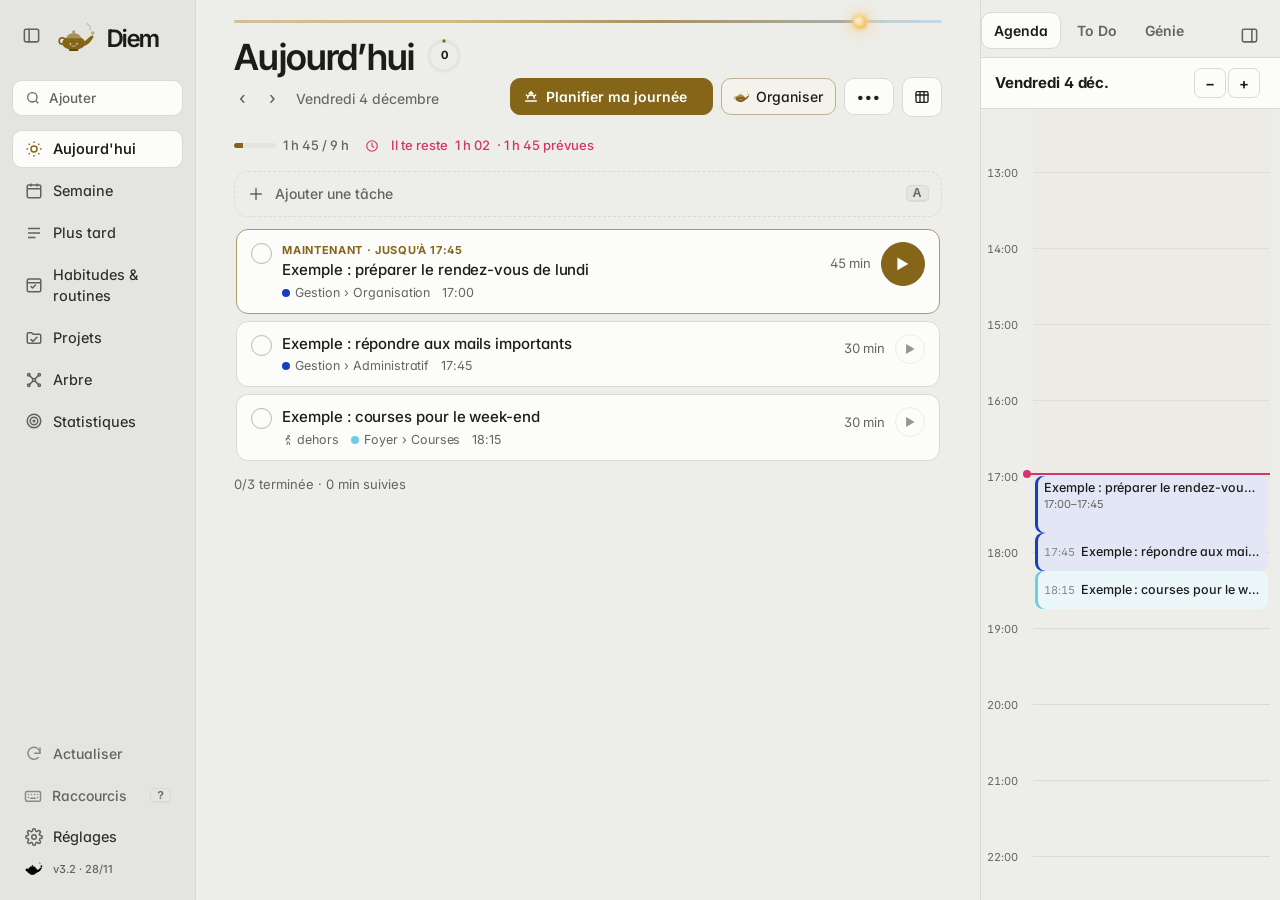
<file: index.html>
<!DOCTYPE html>
<html lang="fr">
<head>
<meta charset="utf-8">
<meta name="viewport" content="width=device-width,initial-scale=1">
<title>Diem</title>
<meta name="robots" content="noindex, nofollow">
<meta name="description" content="Diem, planificateur de journée personnel, gratuit et sans serveur : tes données restent dans ton navigateur. Voir about.html.">
<meta name="theme-color" content="#e8590c">
<link rel="manifest" href="manifest.json?v=7">
<link rel="icon" href="diem-icon.svg?v=2" type="image/svg+xml">
<link rel="apple-touch-icon" href="diem-192.png">
<link rel="preconnect" href="https://fonts.googleapis.com">
<link href="https://fonts.googleapis.com/css2?family=Inter+Tight:wght@500;600&family=Inter:wght@400;500;600&display=swap" rel="stylesheet">
<link rel="stylesheet" href="css/app.css?v=102">
</head>
<body>
<noscript><p style="padding:24px;font:16px system-ui">Diem est un planificateur de journée personnel qui fonctionne dans le navigateur (JavaScript requis). <a href="about.html">À propos de Diem et de tes données</a>.</p></noscript>
<div id="app">
 <button id="navtog" class="paneltog" data-act="navtog" aria-label="Afficher ou cacher le menu" title="Menu de gauche"><svg viewBox="0 0 24 24" fill="none" stroke="currentColor" stroke-width="2" stroke-linecap="round" stroke-linejoin="round"><rect x="3" y="4" width="18" height="16" rx="2"/><path d="M9 4v16"/></svg></button>
 <button id="sidetog" class="paneltog" data-act="sidetog" aria-label="Afficher ou cacher l’agenda" title="Volet de droite"><svg viewBox="0 0 24 24" fill="none" stroke="currentColor" stroke-width="2" stroke-linecap="round" stroke-linejoin="round"><rect x="3" y="4" width="18" height="16" rx="2"/><path d="M15 4v16"/></svg></button>
 <nav id="nav">
  <div class="brand" data-act="home" role="link" tabindex="0" title="Accueil : aujourd’hui"><svg class="logo" viewBox="0 0 64 64" aria-hidden="true"><g transform="translate(-24 -19.8) scale(.4)"><path class="ls" d="M196 92c-7-5 5-11-2-18s-12-2-10-9"/><circle class="lh" cx="78" cy="138" r="13"/><path class="la" d="M168 142C180 136 190 122 200 116c6-4 12 2 8 8-8 14-22 32-42 36z"/><ellipse class="la" cx="126" cy="146" rx="48" ry="30"/><path class="ll" d="M96 126a30 22 0 0 1 60 0z"/><circle class="ll" cx="126" cy="100" r="6"/><rect class="lt" x="106" y="172" width="40" height="8" rx="4"/><circle class="le" cx="112" cy="150" r="3.4"/><circle class="le" cx="140" cy="150" r="3.4"/><path class="lm" d="M118 158q8 6 16 0"/><circle class="lf" cx="206" cy="104" r="7.5"/></g></svg>Diem</div>
  <button class="navsearch" data-act="palopen" title="Ajouter une tâche, ou retrouver une tâche (A ou ⌘K)"><svg viewBox="0 0 24 24" fill="none" stroke="currentColor" stroke-width="2"><circle cx="11" cy="11" r="7"/><path d="m20 20-3.5-3.5"/></svg><span>Ajouter</span><kbd>A</kbd></button>
  <button data-view="today" data-drop="today" title="Aujourd’hui — dépose une tâche ici pour la faire aujourd’hui"><svg viewBox="0 0 24 24" fill="none" stroke="currentColor" stroke-width="2"><circle cx="12" cy="12" r="4"/><path d="M12 2v2M12 20v2M4.9 4.9l1.4 1.4M17.7 17.7l1.4 1.4M2 12h2M20 12h2M4.9 19.1l1.4-1.4M17.7 6.3l1.4-1.4"/></svg><span class="ll">Aujourd'hui</span><span class="sl">Jour</span></button>
  <button data-view="week"><svg viewBox="0 0 24 24" fill="none" stroke="currentColor" stroke-width="2"><rect x="3" y="4" width="18" height="17" rx="2"/><path d="M3 9h18M8 2v4M16 2v4"/></svg><span class="ll">Semaine</span><span class="sl">Semaine</span></button>
  <button data-view="add" class="navadd" title="Ajouter une tâche (A)"><svg viewBox="0 0 24 24" fill="none" stroke="currentColor" stroke-width="2" stroke-linecap="round"><circle cx="12" cy="12" r="9"/><path d="M12 8v8M8 12h8"/></svg><span class="ll">Ajouter</span><span class="sl">Ajouter</span></button>
  <button data-view="backlog" data-drop="backlog" title="Plus tard — dépose une tâche ici pour la mettre de côté"><svg viewBox="0 0 24 24" fill="none" stroke="currentColor" stroke-width="2"><path d="M4 6h16M4 12h16M4 18h10"/></svg><span class="ll">Plus tard</span><span class="sl">Plus tard</span></button>
  <button data-view="habits"><svg viewBox="0 0 24 24" fill="none" stroke="currentColor" stroke-width="2" stroke-linecap="round" stroke-linejoin="round"><rect x="3" y="4" width="18" height="17" rx="2"/><path d="M3 9h18"/><path d="M8 14l2 2 4-4"/></svg><span class="ll">Habitudes & routines</span><span class="sl">Habitudes</span></button>
  <button data-view="projects"><svg viewBox="0 0 24 24" fill="none" stroke="currentColor" stroke-width="2" stroke-linecap="round" stroke-linejoin="round"><path d="M3 7a2 2 0 0 1 2-2h4l2 2h8a2 2 0 0 1 2 2v8a2 2 0 0 1-2 2H5a2 2 0 0 1-2-2z"/><path d="M8 14l2.5 2.5L16 11"/></svg><span class="ll">Projets</span><span class="sl">Projets</span></button>
  <button data-view="tree" class="navtree"><svg viewBox="0 0 24 24" fill="none" stroke="currentColor" stroke-width="2"><circle cx="12" cy="12" r="2"/><circle cx="5" cy="5" r="1.6"/><circle cx="19" cy="5" r="1.6"/><circle cx="5" cy="19" r="1.6"/><circle cx="19" cy="19" r="1.6"/><path d="M10.6 10.6 6.2 6.2M13.4 10.6l4.4-4.4M10.6 13.4l-4.4 4.4M13.4 13.4l4.4 4.4"/></svg><span class="ll">Arbre</span><span class="sl">Arbre</span></button>
  <button data-view="stats"><svg viewBox="0 0 24 24" fill="none" stroke="currentColor" stroke-width="2"><circle cx="12" cy="12" r="9"/><circle cx="12" cy="12" r="5"/><circle cx="12" cy="12" r="1"/></svg><span class="ll">Statistiques</span><span class="sl">Stats</span></button>
  <button data-view="side" id="sidebtn"><svg viewBox="0 0 24 24" fill="none" stroke="currentColor" stroke-width="2"><rect x="3" y="3" width="18" height="18" rx="2"/><path d="M15 3v18"/></svg><span class="ll">Agenda</span><span class="sl">Plus</span></button>
  <div id="runchip"></div>
  <button class="navrefresh" data-act="hardrefresh" title="Actualiser : dernière version de l’appli et dernières données" aria-label="Actualiser"><svg viewBox="0 0 24 24" fill="none" stroke="currentColor" stroke-width="2" stroke-linecap="round" stroke-linejoin="round"><path d="M20 11a8 8 0 1 0-2.3 5.7"/><path d="M20 4v7h-7"/></svg><span class="ll">Actualiser</span><span class="sl">Actualiser</span></button>
  <button class="navkeys" data-act="keys" title="Raccourcis clavier (?)" aria-label="Raccourcis clavier"><svg viewBox="0 0 24 24" fill="none" stroke="currentColor" stroke-width="2" stroke-linecap="round" stroke-linejoin="round"><rect x="2" y="6" width="20" height="13" rx="2"/><path d="M6 10h.01M10 10h.01M14 10h.01M18 10h.01M6 14h.01M18 14h.01M9 15h6"/></svg><span class="ll">Raccourcis</span><kbd>?</kbd></button>
  <button data-view="settings" class="navset"><svg viewBox="0 0 24 24" fill="none" stroke="currentColor" stroke-width="2"><circle cx="12" cy="12" r="3"/><path d="M19.4 15a1.7 1.7 0 0 0 .3 1.8l.1.1a2 2 0 1 1-2.8 2.8l-.1-.1a1.7 1.7 0 0 0-1.8-.3 1.7 1.7 0 0 0-1 1.5V21a2 2 0 0 1-4 0v-.1a1.7 1.7 0 0 0-1.1-1.5 1.7 1.7 0 0 0-1.8.3l-.1.1a2 2 0 1 1-2.8-2.8l.1-.1a1.7 1.7 0 0 0 .3-1.8 1.7 1.7 0 0 0-1.5-1H3a2 2 0 0 1 0-4h.1a1.7 1.7 0 0 0 1.5-1.1 1.7 1.7 0 0 0-.3-1.8l-.1-.1a2 2 0 1 1 2.8-2.8l.1.1a1.7 1.7 0 0 0 1.8.3H9a1.7 1.7 0 0 0 1-1.5V3a2 2 0 0 1 4 0v.1a1.7 1.7 0 0 0 1 1.5 1.7 1.7 0 0 0 1.8-.3l.1-.1a2 2 0 1 1 2.8 2.8l-.1.1a1.7 1.7 0 0 0-.3 1.8V9a1.7 1.7 0 0 0 1.5 1H21a2 2 0 0 1 0 4h-.1a1.7 1.7 0 0 0-1.5 1z"/></svg><span class="ll">Réglages</span><span class="sl">Réglages</span></button>
  <div class="navver" title="v1.9 · 26/11 : gris zen façon Sunsama, volets qui glissent sans que rien ne bouge, menu replié en premier, bouton liste ⇄ agenda dans l’en-tête ; surprises : respiration au focus, ciel du jour, onde de la coche, journée accomplie."><svg class="vlogo" viewBox="0 0 64 64" aria-hidden="true"><g transform="translate(-24 -19.8) scale(.4)"><path class="ls" d="M196 92c-7-5 5-11-2-18s-12-2-10-9"/><circle class="lh" cx="78" cy="138" r="13"/><path class="la" d="M168 142C180 136 190 122 200 116c6-4 12 2 8 8-8 14-22 32-42 36z"/><ellipse class="la" cx="126" cy="146" rx="48" ry="30"/><path class="ll" d="M96 126a30 22 0 0 1 60 0z"/><circle class="ll" cx="126" cy="100" r="6"/><rect class="lt" x="106" y="172" width="40" height="8" rx="4"/><circle class="le" cx="112" cy="150" r="3.4"/><circle class="le" cx="140" cy="150" r="3.4"/><path class="lm" d="M118 158q8 6 16 0"/><circle class="lf" cx="206" cy="104" r="7.5"/></g></svg><b>v3.2 · 28/11</b><span>Structure finale.</span></div>
 </nav>
 <div id="syncbar" class="hidden" role="status"></div>
 <main id="main"></main>
 <aside id="side">
  <div class="sidegrip" title="Glisse pour élargir ou réduire le volet (double-clic : taille normale)" aria-hidden="true"></div>
  <div class="stabs"><button data-side="cal">Agenda</button><button data-side="todo">To Do</button><button data-side="ai">Génie<span id="aibadge"></span></button><button class="sm ghost mset" data-act="go" data-v="settings">Réglages</button><button class="x closeside" data-act="closeside" aria-label="Fermer le panneau">×</button></div>
  <div id="sidebody"></div>
 </aside>
</div>
<div id="modal" class="modal hidden"><div class="sheet" id="sheet" role="dialog" aria-modal="true"></div></div>
<div id="focus" class="focus hidden"></div>
<div id="toast" role="status"></div>

<script src="js/core.js?v=102"></script>
<script src="js/tree.js?v=102"></script>
<script src="js/icons.js?v=102"></script>
<script src="js/quotes.js?v=102"></script>
<script src="js/treeview.js?v=102"></script>
<script src="js/google.js?v=102"></script>
<script src="js/flow.js?v=102"></script>
<script src="js/sync.js?v=102"></script>
<script src="js/microsoft.js?v=102"></script>
<script src="js/auth.js?v=102"></script>
<script src="js/ai.js?v=102"></script>
<script src="js/mail.js?v=102"></script>
<script src="js/inbox.js?v=102"></script>
<script src="js/import.js?v=102"></script>
<script src="js/views.js?v=102"></script>
<script src="js/habits.js?v=102"></script>
<script src="js/render.js?v=102"></script>
<script src="js/events.js?v=102"></script>
<script src="js/main.js?v=102"></script>
</body>
</html>
</file>
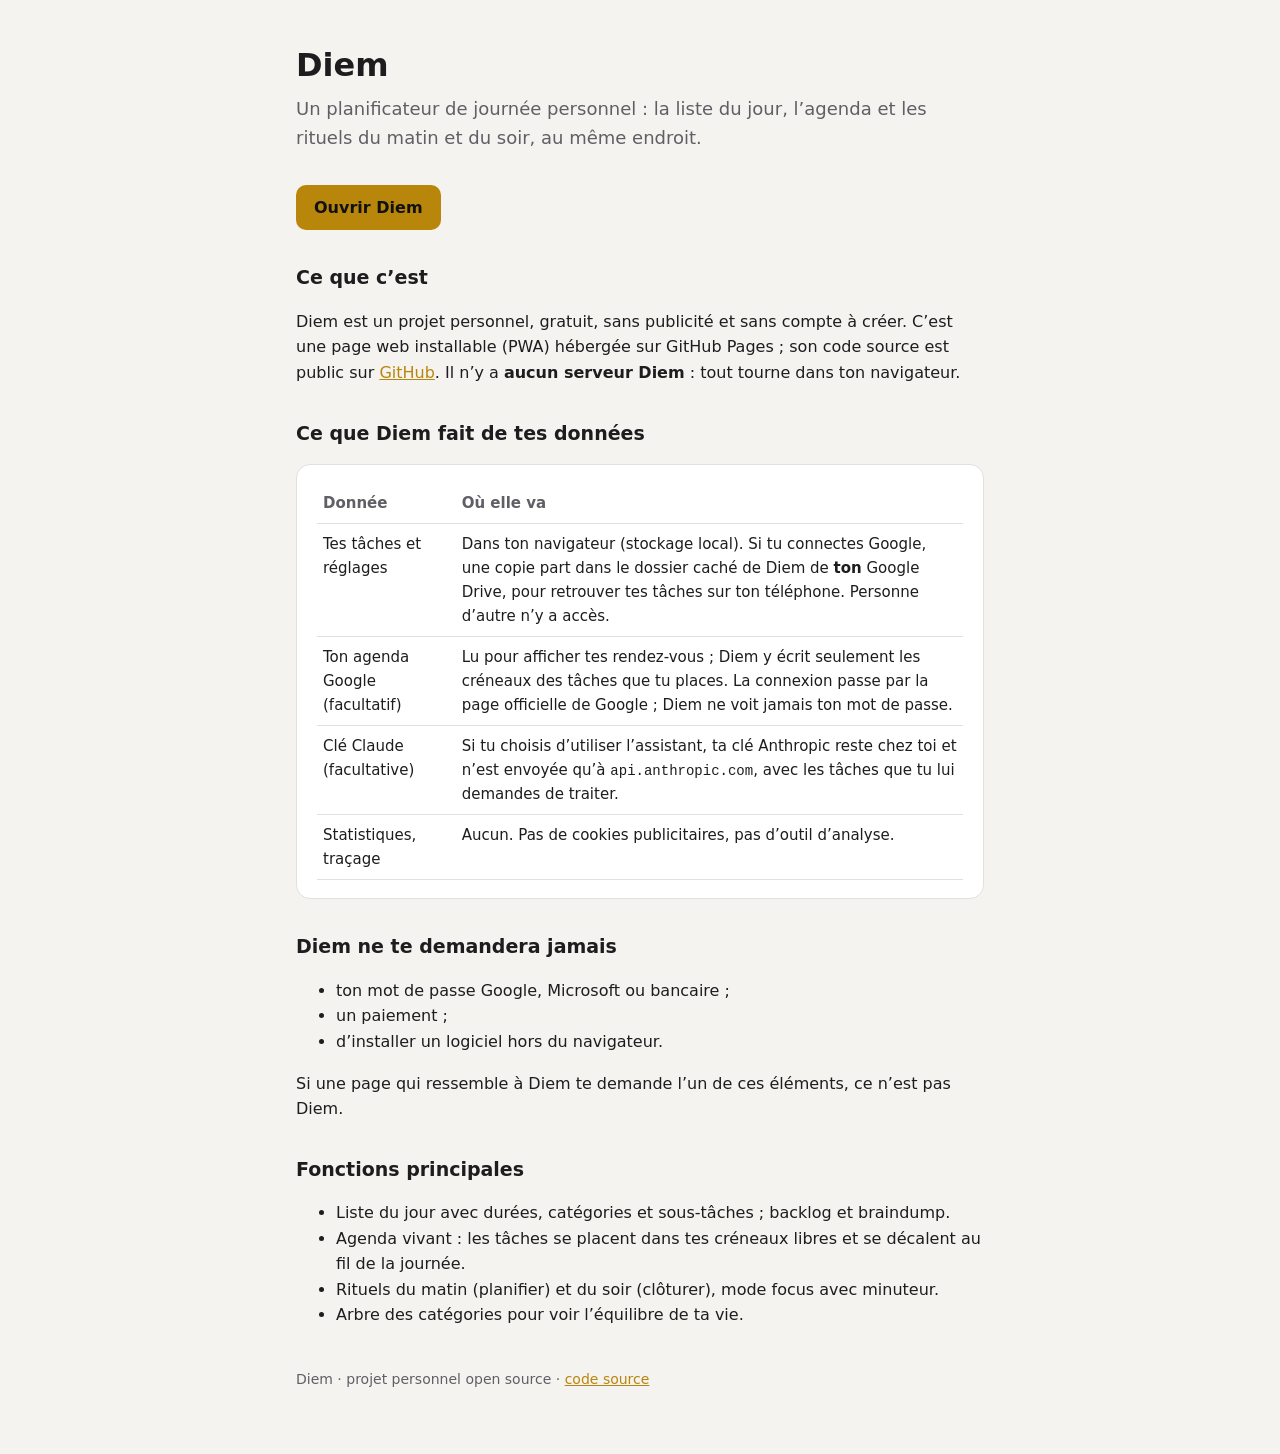
<file: about.html>
<!DOCTYPE html>
<html lang="fr">
<head>
<meta charset="utf-8">
<meta name="viewport" content="width=device-width,initial-scale=1">
<meta name="robots" content="index, follow">
<meta name="description" content="Diem est un planificateur de journée personnel, gratuit et sans serveur. Cette page explique ce qu’il fait et ce qu’il fait de tes données.">
<title>À propos de Diem</title>
<link rel="icon" href="diem-icon.svg?v=1" type="image/svg+xml">
<style>
:root{--bg:#f4f3ef;--card:#fff;--ink:#1d1d1f;--mute:#5f5f66;--line:#e2e0da;--acc:#b8860b;color-scheme:light dark}
@media (prefers-color-scheme:dark){:root{--bg:#101012;--card:#1a1a1d;--ink:#ececee;--mute:#a0a0a8;--line:#2c2c31;--acc:#e0b04a}}
*{box-sizing:border-box}
body{margin:0;background:var(--bg);color:var(--ink);font:16px/1.6 Inter,system-ui,-apple-system,"Segoe UI",sans-serif}
main{max-width:720px;margin:0 auto;padding:40px 16px 64px}
h1{font-size:32px;margin:0 0 4px}
h2{font-size:19px;margin:32px 0 8px}
p,li{color:var(--ink)}
.lead{color:var(--mute);font-size:18px;margin:0 0 24px}
.card{background:var(--card);border:1px solid var(--line);border-radius:14px;padding:18px 20px;margin:16px 0}
table{width:100%;border-collapse:collapse;font-size:15px}
th,td{text-align:left;padding:8px 6px;border-bottom:1px solid var(--line);vertical-align:top}
th{color:var(--mute);font-weight:600}
code{font-size:14px}
a{color:var(--acc)}
.open{display:inline-block;margin-top:8px;padding:10px 18px;border-radius:10px;background:var(--acc);color:#111;font-weight:600;text-decoration:none}
footer{margin-top:40px;color:var(--mute);font-size:14px}
</style>
</head>
<body>
<main>
<h1>Diem</h1>
<p class="lead">Un planificateur de journée personnel : la liste du jour, l’agenda et les rituels du matin et du soir, au même endroit.</p>
<a class="open" href="./">Ouvrir Diem</a>

<h2>Ce que c’est</h2>
<p>Diem est un projet personnel, gratuit, sans publicité et sans compte à créer. C’est une page web installable (PWA) hébergée sur GitHub Pages ; son code source est public sur <a href="https://github.com/BohBotGitHub/journee">GitHub</a>. Il n’y a <b>aucun serveur Diem</b> : tout tourne dans ton navigateur.</p>

<h2>Ce que Diem fait de tes données</h2>
<div class="card">
<table>
<tr><th>Donnée</th><th>Où elle va</th></tr>
<tr><td>Tes tâches et réglages</td><td>Dans ton navigateur (stockage local). Si tu connectes Google, une copie part dans le dossier caché de Diem de <b>ton</b> Google Drive, pour retrouver tes tâches sur ton téléphone. Personne d’autre n’y a accès.</td></tr>
<tr><td>Ton agenda Google (facultatif)</td><td>Lu pour afficher tes rendez-vous ; Diem y écrit seulement les créneaux des tâches que tu places. La connexion passe par la page officielle de Google ; Diem ne voit jamais ton mot de passe.</td></tr>
<tr><td>Clé Claude (facultative)</td><td>Si tu choisis d’utiliser l’assistant, ta clé Anthropic reste chez toi et n’est envoyée qu’à <code>api.anthropic.com</code>, avec les tâches que tu lui demandes de traiter.</td></tr>
<tr><td>Statistiques, traçage</td><td>Aucun. Pas de cookies publicitaires, pas d’outil d’analyse.</td></tr>
</table>
</div>

<h2>Diem ne te demandera jamais</h2>
<ul>
<li>ton mot de passe Google, Microsoft ou bancaire ;</li>
<li>un paiement ;</li>
<li>d’installer un logiciel hors du navigateur.</li>
</ul>
<p>Si une page qui ressemble à Diem te demande l’un de ces éléments, ce n’est pas Diem.</p>

<h2>Fonctions principales</h2>
<ul>
<li>Liste du jour avec durées, catégories et sous-tâches ; backlog et braindump.</li>
<li>Agenda vivant : les tâches se placent dans tes créneaux libres et se décalent au fil de la journée.</li>
<li>Rituels du matin (planifier) et du soir (clôturer), mode focus avec minuteur.</li>
<li>Arbre des catégories pour voir l’équilibre de ta vie.</li>
</ul>

<footer>Diem · projet personnel open source · <a href="https://github.com/BohBotGitHub/journee">code source</a></footer>
</main>
</body>
</html>
</file>
<file: css/app.css>
/* Diem — styles : fonds neutres (clair/sombre), une seule couleur d’accent au choix */
/* VOICE: calme, posé, un carnet du matin — peu de couleurs, beaucoup d'air
   IDEA: un agenda papier ouvert : la liste du jour à gauche, la page horaire à droite
   PICTURE: la liste de tâches et la colonne horaire sont l'image elle-même
   COLOUR and TYPE: papier blanc chaud, encre presque noire, un orange lever-de-soleil ; Figtree
   LAYOUT: navigation fine | liste du jour | agenda ; empilé sur mobile */
:root{color-scheme:light dark;
--bg:light-dark(#f6f6f5,#141415);--panel:light-dark(#ffffff,#1e1e20);--panel2:light-dark(#efefee,#252528);
--line:light-dark(#e4e4e2,#2e2e31);--ink:light-dark(#1c1c1e,#ededee);--mute:light-dark(#6e6e73,#8e8e93);
--acc:light-dark(var(--al),var(--ad));--acc-strong:light-dark(var(--al),var(--ad));--on-acc:light-dark(#ffffff,#141415);--acc2:color-mix(in srgb,var(--acc) 15%,var(--panel));
--ok-strong:#1f7a4f;--ok:#2f9e6a;--warn:#d6336c;--ev:light-dark(#ececef,#2a2a2e);--evi:light-dark(#44444a,#c8c8cd);
--al:#856618;--ad:#D4B05A;
--sh:0 1px 2px rgba(0,0,0,.05),0 2px 8px rgba(0,0,0,.04)}
:root[data-accent=peche]{--al:#A5532F;--ad:#E8A283}
:root[data-accent=sauge]{--al:#46724E;--ad:#8DBA96}
:root[data-accent=lavande]{--al:#625CA8;--ad:#A9A3E6}
:root[data-accent=or]{--al:#856618;--ad:#D4B05A}
:root[data-accent=ardoise]{--al:#41679E;--ad:#86A8D8}
:root[data-accent=petrole]{--al:#26737A;--ad:#6DC0C4}
:root[data-theme=light]{color-scheme:light}:root[data-theme=dark]{color-scheme:dark}
*{box-sizing:border-box;min-width:0}
html,body{height:100%}
body{margin:0;background:var(--bg);color:var(--ink);font:15px/1.5 Inter,system-ui,-apple-system,"Segoe UI",sans-serif;font-feature-settings:"cv11","ss01";-webkit-font-smoothing:antialiased;overflow:hidden}
button,input,select,textarea{font:inherit;color:inherit}
button{cursor:pointer;border:1px solid var(--line);background:var(--panel);border-radius:9px;padding:7px 12px;min-height:36px;font-size:14px;font-weight:500;color:var(--ink)}
button:hover{border-color:var(--mute)}
button:focus-visible,input:focus-visible,select:focus-visible,textarea:focus-visible{outline:2px solid var(--acc);outline-offset:1px}
button.pri{background:var(--acc-strong);border-color:var(--acc-strong);color:var(--on-acc);font-weight:600}
button.pri:hover{filter:brightness(1.06)}
button.ok{background:var(--ok);border-color:var(--ok);color:#fff;font-weight:600}
button.ghost{background:transparent}
button.danger{background:transparent;color:var(--warn);border-color:transparent}
button.sm{padding:4px 10px;min-height:30px;font-size:13px;border-radius:7px}
button.big{min-height:48px;padding:10px 20px;font-size:16px}
input,select,textarea{background:var(--panel);border:1px solid var(--line);border-radius:9px;padding:8px 11px;min-height:40px;font-size:16px;width:100%}
textarea{resize:vertical;line-height:1.5}
h1,h2,h3,h4{margin:0;line-height:1.15;text-wrap:balance}
.hidden{display:none!important}
.sl{display:none}
.sp{flex:1}
.row{display:flex;gap:8px;align-items:center}
small,.mute{color:var(--mute)}
#app{display:grid;grid-template-columns:196px minmax(0,1fr) var(--sidew,360px);height:100vh;height:100dvh}
#nav{border-right:1px solid var(--line);padding:18px 12px;display:flex;flex-direction:column;gap:4px;background:var(--panel2)}
.brand{display:flex;align-items:center;gap:9px;font-family:Figtree,Inter,sans-serif;font-weight:800;font-size:19px;padding:0 8px 16px}
.brand{cursor:pointer;border-radius:8px}.brand:hover{opacity:.8}
.brand svg{width:28px;height:28px;flex:none}
#nav button[data-view]{border:0;background:transparent;text-align:left;font-weight:500;display:flex;align-items:center;gap:10px}
.navsearch{display:flex;align-items:center;gap:8px;border:1px solid var(--line);background:var(--panel);color:var(--mute);margin-bottom:10px;font-size:13.5px}.navsearch svg{width:16px;height:16px}.navsearch span{flex:1;text-align:left}.navsearch kbd{font-size:10.5px}
#nav button[data-view] svg{width:18px;height:18px;flex:none;opacity:.7}
.revtabs{margin:0 0 18px}
#nav .navset{margin-top:auto;opacity:.85}
#nav button[data-view].on{background:var(--panel);box-shadow:var(--sh);font-weight:700}
#runchip{margin-top:8px}
.tip{border:0;background:transparent;text-align:left;font-size:12px;color:var(--mute);display:flex;flex-wrap:wrap;gap:5px;align-items:center;padding:8px;min-height:0}.tip:empty{display:none}.tip kbd{color:var(--ink)}
kbd.k{margin-left:6px;font-size:10.5px;background:transparent;border:0;padding:0;opacity:0;width:0;display:inline-block;overflow:hidden;vertical-align:middle;transition:opacity .15s}
button:hover kbd.k{opacity:.6;width:auto}
.runbox{background:var(--acc2);border-radius:10px;padding:10px;font-size:13px;cursor:pointer}
.runbox b{display:block;white-space:nowrap;overflow:hidden;text-overflow:ellipsis;font-size:14px}
.runbox .t{font-variant-numeric:tabular-nums;font-weight:700;color:var(--acc)}
#nav #sidebtn{display:none}
#main{overflow:auto;padding:26px clamp(16px,3vw,40px) 80px}
.head{display:flex;flex-wrap:wrap;align-items:flex-end;gap:12px 16px;margin-bottom:18px}
.head h1{font-family:Figtree,Inter,sans-serif;font-size:clamp(26px,3.2vw,34px);font-weight:800;letter-spacing:-.015em}
.head .sub{display:block;padding:0;color:var(--mute);margin-top:4px;font-size:14px}
.dnav{display:flex;gap:4px}
.dnav button{min-width:38px;padding:6px 10px}
.acts{display:flex;flex-wrap:wrap;gap:8px;margin-left:auto}
.banner{display:flex;flex-wrap:wrap;gap:10px;align-items:center;background:var(--acc2);border-radius:12px;padding:10px 14px;margin-bottom:14px}
.objs{display:flex;flex-wrap:wrap;gap:6px;margin-bottom:14px}
.obj{border:1px solid var(--line);border-radius:999px;padding:3px 12px;font-size:13px;background:var(--panel);color:var(--mute)}
.obj.done{text-decoration:line-through;color:var(--mute)}
.load{margin:4px 0 16px}
.lbar{height:8px;border-radius:99px;background:var(--panel2);overflow:hidden;display:flex}
.lbar i{display:block;height:100%}
.lbar .m{background:var(--evi);opacity:.55}.lbar .t{background:var(--acc)}
.load.over .lbar .t{background:var(--warn)}
.ltxt{display:flex;justify-content:space-between;gap:10px;font-size:13px;color:var(--mute);margin-top:5px;flex-wrap:wrap}
.load.over .ltxt span:last-child{color:var(--warn);font-weight:600}
form.add{margin-bottom:10px}
form.add input{background:var(--panel);border-style:dashed}
.list{display:flex;flex-direction:column;gap:7px;min-height:60px;border-radius:12px;padding:2px}
.list.over,.tlin.over,.wcol .list.over{background:var(--acc2)}
.card{display:flex;align-items:flex-start;gap:10px;background:var(--panel);border:1px solid var(--line);border-radius:10px;padding:9px 12px;box-shadow:0 1px 1px rgba(0,0,0,.03);cursor:grab;transition:border-color .12s}
.card:hover{border-color:color-mix(in srgb,var(--ink) 22%,var(--line))}
.card.dragging{opacity:.4}
.card.done{box-shadow:none;background:transparent}.card.done .ctitle{color:var(--mute)}.card.done .cmeta,.card.done .ctime{opacity:.85}
.card.done .ctitle{text-decoration:line-through}
.card.running{border-color:var(--acc);box-shadow:0 0 0 2px var(--acc2)}
.chk{width:20px;height:20px;min-height:20px;padding:0;border-radius:50%;border:1.5px solid color-mix(in srgb,var(--mute) 70%,transparent);flex:none;margin-top:1px;font-size:12px;line-height:1;color:#fff;background:transparent}
.chk:hover{border-color:var(--ok);background:color-mix(in srgb,var(--ok) 15%,transparent)}
.card.done .chk{background:var(--ok-strong);border-color:var(--ok-strong)}
.cbody{flex:1;cursor:pointer}
.due{font-weight:500}.due.soon{color:var(--acc)}.due.late{color:var(--warn);font-weight:600}
.prio{color:var(--acc);font-weight:800;margin-right:5px}.prio.u{color:var(--warn)}
.ctitle{font-weight:500;font-size:15px;line-height:1.35;overflow-wrap:anywhere}
.cmeta{display:flex;flex-wrap:wrap;gap:4px 10px;margin-top:4px;font-size:12.5px;color:var(--mute);align-items:center;line-height:1.3}
.chip{display:inline-flex;align-items:center;gap:5px}
.chip::before{content:"";width:8px;height:8px;border-radius:50%;background:var(--c)}
.src{font-size:11.5px;border:1px solid var(--line);border-radius:5px;padding:0 5px}
.ctime{display:flex;align-items:center;gap:6px;font-size:13px;color:var(--mute);white-space:nowrap;font-variant-numeric:tabular-nums}
.play{width:30px;height:30px;min-height:30px;padding:0;border-radius:50%;font-size:11px}
.card:not(:hover) .play{opacity:.45}
.empty{color:var(--mute);padding:18px;text-align:center;border:1.5px dashed var(--line);border-radius:12px}
.foot{color:var(--mute);font-size:13px;margin-top:12px}
.note{background:var(--panel);border:1px solid var(--line);border-radius:12px;padding:12px 14px;margin-top:16px;white-space:pre-wrap}
/* semaine */
.week{display:grid;grid-template-columns:repeat(7,minmax(215px,1fr));gap:10px;overflow-x:auto;padding-bottom:10px}
.wcol{background:var(--panel2);border-radius:13px;padding:10px;display:flex;flex-direction:column;gap:8px;min-height:300px}
.wcol.today{box-shadow:inset 0 0 0 2px var(--acc)}
.wcol h3{font-size:15px;display:flex;justify-content:space-between;gap:6px;cursor:pointer}
.wcol h3 small{font-weight:500}
.wcol .card{padding:7px 9px;gap:8px}
.wcol .ctitle{font-size:13.5px}
.wcol .cmeta{font-size:11.5px}
.wcol .chk{width:17px;height:17px;min-height:17px}
.wcol .ctime{display:none}
.wcol form input{min-height:34px;font-size:14px;padding:5px 9px}
/* backlog */
.group{margin-bottom:22px}
.group h3{font-size:15px;margin-bottom:8px}
/* panneau latéral */
#side{border-left:1px solid var(--line);display:flex;flex-direction:column;background:var(--panel);min-height:0}
.stabs{display:flex;gap:4px;padding:12px 12px 8px;border-bottom:1px solid var(--line);align-items:center}
.stabs button{border:0;background:transparent;font-weight:600;color:var(--mute)}
.stabs button.on{color:var(--ink);background:var(--panel2)}
#sidebody{flex:1;overflow:auto;min-height:0;position:relative}
.sinfo{padding:18px;color:var(--mute);font-size:14px;display:flex;flex-direction:column;gap:10px}
.sinfo b{color:var(--ink)}
.calhead{display:flex;align-items:center;gap:8px;padding:10px 14px;font-weight:700;position:sticky;top:0;background:var(--panel);z-index:3;border-bottom:1px solid var(--line)}
.allday{padding:6px 14px;display:flex;flex-direction:column;gap:4px;border-bottom:1px solid var(--line)}
.allday a{font-size:12.5px;background:var(--ev);color:var(--evi);border-radius:6px;padding:2px 8px;text-decoration:none}
.tl{position:relative;padding:8px 10px 20px 52px}
.tlin{position:relative;border-radius:8px}
.hr{position:absolute;left:0;right:0;border-top:1px solid var(--line)}
.hr span{position:absolute;left:-46px;top:-8px;font-size:11px;color:var(--mute);font-variant-numeric:tabular-nums}
.work{position:absolute;left:0;right:0;background:var(--acc2);opacity:.35;pointer-events:none}
.ev,.blk{position:absolute;border-radius:6px;padding:3px 8px;font-size:12.5px;overflow:hidden;line-height:1.3;text-decoration:none}
.ev{background:var(--ev);color:var(--evi);border-left:3px solid var(--evi)}
.blk{background:var(--panel);border:1px solid var(--line);border-left:4px solid var(--c,var(--acc));box-shadow:var(--sh);cursor:grab;color:var(--ink)}
.blk.active{box-shadow:0 0 0 2px var(--acc),var(--sh);background:var(--acc2)}
.blk.active small::after{content:' · en cours';font-weight:700;color:var(--acc)}
.blk.done{opacity:.55;text-decoration:line-through}
.ev b,.blk b{display:block;font-weight:500;white-space:nowrap;overflow:hidden;text-overflow:ellipsis}
.ev small,.blk small{font-size:11px}
.short{display:flex;gap:6px;align-items:center;padding-top:0;padding-bottom:0}.short b{flex:1;order:2}.short small{order:1;flex:none;font-variant-numeric:tabular-nums;opacity:.75}
.short .bchk{top:50%;margin-top:-8px}
.now{position:absolute;left:-6px;right:0;border-top:2px solid var(--warn);z-index:2;pointer-events:none}
.now::before{content:"";position:absolute;left:-4px;top:-5px;width:8px;height:8px;border-radius:50%;background:var(--warn)}
.blk{display:block}
.blk.short,.ev.short{display:flex}.blk .bchk{position:absolute;right:4px;top:3px;width:16px;height:16px;min-height:16px;opacity:0;padding:0;border-radius:50%;border:1.5px solid var(--mute);background:var(--panel);font-size:10px;line-height:1;color:#fff}
.blk:hover .bchk,.blk.done .bchk{opacity:1}
.blk.done .bchk{background:var(--ok-strong);border-color:var(--ok-strong)}
.blk:hover b{padding-right:18px}
.blk .rz{position:absolute;left:0;right:0;bottom:0;height:7px;cursor:ns-resize}
.blk .rz::after{content:"";position:absolute;left:50%;bottom:2px;width:22px;height:3px;margin-left:-11px;border-radius:2px;background:var(--line);opacity:0}
.blk:hover .rz::after{opacity:1}
.hl{outline:2px solid var(--acc)!important;outline-offset:1px}
.ghostblk{position:absolute;left:2px;right:2px;border-radius:7px;background:var(--acc2);border:2px dashed var(--acc);pointer-events:none;z-index:4;font-size:12px;padding:2px 7px;color:var(--ink)}
.ctime .est{cursor:pointer;border-radius:6px;padding:1px 4px}.ctime .est:hover{background:var(--panel2)}
#pop{position:fixed;z-index:70;background:var(--panel);border:1px solid var(--line);border-radius:12px;box-shadow:0 10px 30px rgba(0,0,0,.18);padding:8px;display:flex;flex-wrap:wrap;gap:4px;width:236px}
#pop button{min-width:52px}
.seg{display:inline-flex;border:1px solid var(--line);border-radius:9px;overflow:hidden}.seg button{border:0;border-radius:0;min-height:36px}.seg button.on{background:var(--ink);color:var(--bg)}
.bigcal{border:1px solid var(--line);border-radius:14px;background:var(--panel);overflow:auto;height:calc(100vh - 190px);height:calc(100dvh - 190px);min-height:360px}
.bchead,.bcbody{display:grid;grid-template-columns:54px repeat(var(--n),minmax(0,1fr))}
.bchead{border-bottom:1px solid var(--line);position:sticky;top:0;background:var(--panel);z-index:5}
.bcday{padding:8px 8px 6px;border-left:1px solid var(--line);cursor:pointer;display:flex;flex-direction:column;gap:2px}
.bcday.today b{color:var(--acc)}.bcday small{color:var(--mute);font-size:12px}.bcday .allday{padding:4px 0 0;border:0}
.bcbody{position:relative;padding:8px 0 16px}
.axis{position:relative}.axis .hr{border-top:0}.axis .hr span{left:auto;right:8px}
.bccol{border-left:1px solid var(--line);padding:0 3px}.bccol .hr span{display:none}
.ghostline{position:absolute;left:0;right:0;height:3px;background:var(--acc);border-radius:2px;pointer-events:none;z-index:4}
.todo-item{display:flex;align-items:center;gap:8px;padding:9px 14px;border-bottom:1px solid var(--line);cursor:grab;font-size:14px}
.todo-item span{flex:1;overflow-wrap:anywhere}
.todo-item.imp span{color:var(--mute)}
.todo-item .hi{color:var(--warn);font-weight:800}
.todo-top{padding:10px 14px;display:flex;gap:8px;border-bottom:1px solid var(--line)}
.pill{display:inline-flex;align-items:center;gap:8px;background:var(--acc2);border-radius:10px;padding:8px 12px;font-size:13px;margin:10px 14px}
/* modale */
.modal{position:fixed;inset:0;background:rgba(15,17,20,.45);display:flex;align-items:flex-start;justify-content:center;padding:6vh 14px 14px;z-index:50;overflow:auto}
.sheet{background:var(--panel);border-radius:16px;width:min(640px,100%);padding:20px 22px;box-shadow:0 20px 60px rgba(0,0,0,.25)}
.mhead{display:flex;gap:10px;align-items:center;margin-bottom:14px}
.mtitle{font-size:20px;font-weight:700;border-color:transparent;padding-left:4px}
.mtitle:hover{border-color:var(--line)}
.x{border:0;background:transparent;font-size:22px;min-width:38px;color:var(--mute)}
.grid2{display:grid;grid-template-columns:repeat(2,minmax(0,1fr));gap:12px}
label{display:flex;flex-direction:column;gap:5px;font-size:13px;color:var(--mute);font-weight:500}
label.full{margin-top:12px}
.subs{margin-top:16px}
.subs h4{font-size:13px;color:var(--mute);font-weight:500;margin-bottom:6px}
.sub{display:flex;align-items:center;gap:8px;padding:4px 0}
.sub .chk{width:18px;height:18px;min-height:18px;font-size:10px}
.sub.cur{background:var(--acc2);border-radius:8px;padding-left:6px}
.sub .play{width:26px;height:26px;min-height:26px;font-size:10px}
.sub.d span{text-decoration:line-through;color:var(--mute)}
.sub span{flex:1}
.sub .x{font-size:16px;min-height:28px;min-width:28px}
.sub.d .chk{background:var(--ok-strong);border-color:var(--ok-strong)}
.subs form input{min-height:34px;font-size:14px;margin-top:4px}
.mfoot{display:flex;flex-wrap:wrap;gap:8px;align-items:center;margin-top:20px}
/* rituels */
.rsteps{display:flex;gap:6px;margin-bottom:18px;flex-wrap:wrap}
.rsteps span{font-size:12.5px;padding:3px 10px;border-radius:99px;background:var(--panel2);color:var(--mute)}
.rsteps span.on{background:var(--acc);color:#fff;font-weight:600}
.rsteps span.past{color:var(--ink)}
.rit h2{font-family:Figtree,Inter,sans-serif;font-size:24px;font-weight:800;margin-bottom:6px}
.lead{color:var(--mute);margin:0 0 14px}
.rlist{display:flex;flex-direction:column;gap:6px;margin:10px 0;max-height:46vh;overflow:auto}
.rrow{display:flex;gap:10px;align-items:center;justify-content:space-between;border:1px solid var(--line);border-radius:10px;padding:8px 10px;flex-wrap:wrap}
.rrow small{display:block}
.rrow .btns{display:flex;gap:5px;flex-wrap:wrap}
.rrow.sel{border-color:var(--acc);background:var(--acc2)}
.durs{display:flex;gap:4px;flex-wrap:wrap}
.durs button{min-width:46px}
.durs button.on{background:var(--ink);color:var(--bg);border-color:var(--ink)}
.rsec{font-size:13px;color:var(--mute);font-weight:600;margin:16px 0 4px}
.stat{display:grid;grid-template-columns:repeat(3,minmax(0,1fr));gap:10px;margin:10px 0}
.stat div{background:var(--panel2);border-radius:12px;padding:12px}
.stat b{display:block;font-size:24px;font-weight:800;font-variant-numeric:tabular-nums}
.stat small{font-size:12.5px}
.bars{display:flex;flex-direction:column;gap:8px;margin:10px 0}
.brow{display:grid;grid-template-columns:100px minmax(0,1fr) 70px;gap:10px;align-items:center;font-size:13px}
.brow .bt{height:10px;background:var(--panel2);border-radius:99px;overflow:hidden}
.brow .bt i{display:block;height:100%;background:var(--c)}
.brow span:last-child{text-align:right;font-variant-numeric:tabular-nums;white-space:nowrap}
/* focus */
.focus{position:fixed;inset:0;background:var(--bg);z-index:60;overflow:auto;display:flex;justify-content:center;padding:5vh 18px}
.fwrap{width:min(620px,100%);display:flex;flex-direction:column;gap:16px}
.ftop{display:flex;align-items:center;gap:10px}
.ftop .x{margin-left:auto;font-size:14px}
.ftitle{font-family:Figtree,Inter,sans-serif;font-size:clamp(28px,5vw,44px);font-weight:800;letter-spacing:-.01em}
.fclock{font-size:clamp(56px,12vw,96px);font-weight:800;font-variant-numeric:tabular-nums;line-height:1;color:var(--acc)}
.fsub{color:var(--mute)}
.fbtns{display:flex;flex-wrap:wrap;gap:10px}
.fnotes{min-height:110px}
/* réglages */
.set{max-width:720px;display:flex;flex-direction:column;gap:24px}
.set section{background:var(--panel);border:1px solid var(--line);border-radius:14px;padding:18px}
.set h2{font-size:18px;margin-bottom:4px}
.set p{margin:4px 0 12px;color:var(--mute);font-size:14px}
.set .grid2{margin-top:8px}
.status{display:inline-flex;align-items:center;gap:6px;font-size:13px;font-weight:600}
.status::before{content:"";width:8px;height:8px;border-radius:50%;background:var(--mute)}
.status.on::before{background:var(--ok)}
.chrow{display:grid;grid-template-columns:48px minmax(0,1fr) auto;gap:8px;align-items:center;margin-bottom:6px}
.chrow input[type=color]{padding:2px;height:40px}
code{background:var(--panel2);padding:2px 6px;border-radius:5px;font-size:13px;overflow-wrap:anywhere}
.keys{display:grid;grid-template-columns:auto 1fr;gap:6px 14px;font-size:14px}
kbd{background:var(--panel2);border:1px solid var(--line);border-bottom-width:2px;border-radius:5px;padding:0 6px;font:600 12.5px Figtree,sans-serif}
#toast{position:fixed;bottom:22px;left:50%;transform:translateX(-50%) translateY(20px);background:var(--ink);color:var(--bg);padding:10px 16px;border-radius:10px;font-size:14px;opacity:0;transition:.25s;pointer-events:none;z-index:80;max-width:90vw}
#toast.show{opacity:1;transform:translateX(-50%)}
/* assistant Claude */
.chat{display:flex;flex-direction:column;gap:10px;padding:14px}
.msg{border-radius:12px;padding:10px 12px;font-size:14px;white-space:pre-wrap;overflow-wrap:anywhere}
.msg.u{background:var(--acc2);align-self:flex-end;max-width:88%}
.msg.a{background:var(--panel2);max-width:100%}
.prop{display:flex;flex-direction:column;gap:6px;margin-top:8px;white-space:normal}
.pitem{display:flex;gap:8px;align-items:flex-start;background:var(--panel);border:1px solid var(--line);border-radius:9px;padding:7px 9px;font-size:13px}
.pitem div{flex:1}.pitem small{display:block}
.pitem.ok{opacity:.55}
.aibar{display:flex;flex-wrap:wrap;gap:6px;padding:10px 14px;border-top:1px solid var(--line)}
.aibar button{font-size:12.5px;min-height:30px;padding:3px 10px;border-radius:99px}
.aiform{display:flex;gap:6px;padding:0 14px 14px}
.aiform button{flex:none}
.aiform textarea{min-height:42px;max-height:140px;font-size:15px}
.aisug{display:inline-flex;align-items:center;gap:4px;background:var(--acc2);color:var(--ink);border-radius:6px;padding:0 0 0 6px;font-size:12px}
.aisug button{min-height:22px;height:22px;padding:0 6px;border:0;background:transparent;font-size:12px}
.badge{display:inline-block;min-width:18px;height:18px;border-radius:9px;background:var(--acc);color:#fff;font-size:11px;line-height:18px;text-align:center;margin-left:4px;padding:0 4px}
.aibox{margin-top:14px;border:1px solid var(--line);border-left:3px solid var(--acc);border-radius:10px;padding:10px 12px;background:var(--panel2);font-size:14px;display:flex;flex-direction:column;gap:6px}
.aibox p{margin:0;white-space:pre-wrap}
.evlist{display:flex;flex-direction:column;gap:5px;margin:0 0 14px}
.evlist h4{font-size:13px;color:var(--mute);font-weight:600;margin:0 0 2px}
.evrow{display:flex;align-items:center;gap:10px;background:var(--ev);color:var(--evi);border-radius:9px;padding:6px 10px;font-size:14px}
.evrow .evt{font-variant-numeric:tabular-nums;white-space:nowrap;font-weight:600}
.evrow .evn{flex:1;overflow:hidden;text-overflow:ellipsis;white-space:nowrap}
.dump{min-height:240px;font-size:17px;line-height:1.7;background:var(--panel);border-radius:14px;padding:14px 16px}
.calmap{display:grid;grid-template-columns:repeat(auto-fill,minmax(220px,1fr));gap:10px;margin:8px 0 12px}
.tpls{margin:0 0 22px}.tplgrid{display:grid;grid-template-columns:repeat(auto-fill,minmax(240px,1fr));gap:10px}
.tpl{background:var(--panel);border:1px solid var(--line);border-radius:12px;padding:12px;display:flex;flex-direction:column;gap:6px}
.tplitems{font-size:13px;color:var(--mute);line-height:1.4}.tplsug{display:flex;flex-direction:column;gap:6px;margin-top:10px}
.kpis{display:grid;grid-template-columns:repeat(4,minmax(0,1fr));gap:10px;margin-bottom:22px}
.kpis div{background:var(--panel);border:1px solid var(--line);border-radius:12px;padding:14px}
.kpis b{display:block;font-family:Figtree,Inter,sans-serif;font-size:28px;font-weight:800;font-variant-numeric:tabular-nums}
.kpis small{color:var(--mute);font-size:12.5px}
.stsec{margin-bottom:26px}.stsec h2{font-size:17px;margin-bottom:10px}
.wkbars{display:grid;grid-template-columns:repeat(12,minmax(0,1fr));gap:6px;height:180px;align-items:end;margin-top:24px}
.wkb{display:flex;flex-direction:column;align-items:center;justify-content:flex-end;height:100%;gap:4px;position:relative}
.wkb i{display:block;width:100%;background:var(--acc);border-radius:5px 5px 2px 2px;opacity:.85}
.wkb small{font-size:10.5px;color:var(--mute);white-space:nowrap}.wkb b{position:absolute;top:-18px;font-size:10.5px;font-weight:600;color:var(--mute)}
.brow span:first-child{overflow:hidden;text-overflow:ellipsis;white-space:nowrap}
.stsec .brow{grid-template-columns:150px minmax(0,1fr) 120px}
@media (max-width:720px){.stsec .brow{grid-template-columns:90px minmax(0,1fr) 92px}}
@media (max-width:720px){.kpis{grid-template-columns:repeat(2,minmax(0,1fr))}.wkb small{display:none}}
#pal{position:fixed;inset:0;background:rgba(15,17,20,.35);z-index:90;display:flex;justify-content:center;align-items:flex-start;padding:12vh 14px 14px}
.palbox{width:min(620px,100%);background:var(--panel);border-radius:14px;box-shadow:0 24px 70px rgba(0,0,0,.3);overflow:hidden;display:flex;flex-direction:column;max-height:70vh}
#palq{border:0;border-bottom:1px solid var(--line);border-radius:0;font-size:17px;padding:16px 18px;min-height:56px}
#palq:focus-visible{outline:none}
#pallist{overflow:auto;padding:6px}
.palgrp{font-size:11.5px;color:var(--mute);font-weight:600;padding:8px 12px 4px;text-transform:none}
.palit{display:flex;gap:10px;align-items:center;padding:9px 12px;border-radius:8px;cursor:pointer;font-size:14.5px}
.palit span{flex:1;overflow:hidden;text-overflow:ellipsis;white-space:nowrap}.palit small{color:var(--mute);font-size:12px;white-space:nowrap}
.palit.on{background:var(--acc2)}
.palfoot{display:flex;gap:14px;padding:8px 14px;border-top:1px solid var(--line);font-size:12px;color:var(--mute)}
.head.tight{margin-bottom:14px}.head .sub em{font-style:normal;color:var(--ink)}
.summary{display:flex;flex-wrap:wrap;gap:6px;margin:0 0 10px}
.sumchip{min-height:30px;padding:3px 11px;border-radius:99px;font-size:13px;color:var(--mute);background:var(--panel);display:inline-flex;align-items:center;gap:7px}
.sumchip.on{border-color:var(--ink);color:var(--ink)}.sumchip.warn{color:var(--warn)}.sumchip.acc{color:var(--acc)}
.meter{display:inline-block;width:42px;height:5px;border-radius:9px;background:var(--panel2);overflow:hidden}.meter i{display:block;height:100%;background:var(--acc)}.sumchip.warn .meter i{background:var(--warn)}
.sumdet{background:var(--panel);border:1px solid var(--line);border-radius:12px;padding:10px 12px;margin:-2px 0 12px}
.sumdet .load,.sumdet .evlist,.sumdet .objs{margin:0}
.more{letter-spacing:1px;min-width:40px}
.menu{display:flex;flex-direction:column;gap:6px;margin-top:12px}.menu button{text-align:left;display:flex;justify-content:space-between;min-height:44px}.menu kbd{opacity:.6}
.connrow{display:flex;align-items:center;gap:10px;flex-wrap:wrap;padding:8px 0;border-bottom:1px solid var(--line)}.connrow:last-of-type{border:0}.connrow .mute{font-size:13px}
details.adv{margin-top:8px}details.adv>summary{cursor:pointer;font-weight:600;padding:12px 0;color:var(--mute);list-style:none}details.adv>summary::before{content:'▸ ';}details.adv[open]>summary::before{content:'▾ '}
details.adv .set{margin-top:8px}
.mtl{display:flex;flex-direction:column;gap:8px}
.mrow{display:flex;flex-direction:column;gap:3px;position:relative}.mrow .card,.mrow .mev{width:100%}
.mtime{font-size:12px;font-weight:600;color:var(--mute);font-variant-numeric:tabular-nums;padding-left:4px}
.mev{flex:1;background:var(--ev);color:var(--evi);border-radius:10px;padding:8px 12px;font-size:14px}.mev b{display:block;font-weight:500}.mev small{font-size:12px}
.mev.free{background:transparent;border:1px dashed var(--evi)}
.mnow{position:relative;height:0;border-top:2px solid var(--warn);margin:4px 0}.mnow span{position:absolute;left:-60px;top:-9px;width:44px;text-align:right;font-size:11px;color:var(--warn);font-weight:700}
@media (max-width:720px){.card{-webkit-touch-callout:none;user-select:none}.head .acts{width:100%}.head .acts button:first-child{flex:1}.summary{flex-wrap:nowrap;overflow-x:auto;padding-bottom:2px}.sumchip{flex:none}}
.evrow.mini{font-size:12.5px;padding:3px 8px;gap:6px}
.evrow.free{background:transparent;border:1px dashed var(--evi)}
.ev{cursor:pointer}.ev.free{background:repeating-linear-gradient(135deg,var(--ev) 0 6px,transparent 6px 12px);border-left-style:dashed;opacity:.85}
.ev a{color:inherit;text-decoration:none;float:right;padding-left:4px}
.thinking{color:var(--mute);font-size:13px;padding:0 14px 10px}
@media (max-width:1100px){
 #app{grid-template-columns:196px minmax(0,1fr)}
 #side{position:fixed;top:0;right:0;bottom:0;width:min(380px,92vw);z-index:40;transform:translateX(100%);transition:transform .2s;box-shadow:-10px 0 40px rgba(0,0,0,.15)}
 body.side-open #side{transform:none}
 #nav #sidebtn{display:flex}
 .stabs .closeside{display:block}
}
.stabs .closeside{display:none;margin-left:auto}.stabs .mset{display:none}
@media (max-width:720px){
 kbd.k,.tip,.navsearch,#nav .navset,#nav .navrefresh,#nav .navver{display:none!important}
 .stabs .mset{display:inline-flex;margin-left:auto}.stabs .mset+.closeside{margin-left:0}
 #app{grid-template-columns:minmax(0,1fr);grid-template-rows:minmax(0,1fr) auto}
 #nav{grid-row:2;flex-direction:row;border-right:0;border-top:1px solid var(--line);padding:6px;gap:2px;overflow-x:auto}
 .brand,#runchip .runbox span{display:none}
 #nav button[data-view]{flex-direction:column;gap:3px;font-size:10.5px;padding:6px 2px;flex:1;align-items:center;white-space:nowrap;min-width:0}
 #nav .ll{display:none}#nav .sl{display:inline}
 #runchip{margin:0}
 .runbox{padding:6px 8px}
 #main{padding:18px 14px 30px}
 .grid2{grid-template-columns:minmax(0,1fr)}
 .stat{grid-template-columns:minmax(0,1fr)}
 .acts{margin-left:0}
 .brow{grid-template-columns:80px minmax(0,1fr) 60px}
}
@media (prefers-reduced-motion:reduce){*{transition:none!important}}
/* ---------- arbre des catégories ---------- */
.pchip{color:var(--mute);white-space:nowrap}
.tree{display:flex;flex-direction:column;gap:14px;margin:10px 0 4px}
.tpil{border:1px solid var(--line);border-radius:12px;padding:10px 12px}
.tdom{margin:8px 0 0 14px;padding-left:12px;border-left:2px solid var(--line)}
.tcats{margin:4px 0 6px 14px;display:flex;flex-direction:column;gap:4px}
.tnode{display:flex;align-items:center;gap:8px;min-width:0}
.tnode input{min-height:34px;padding:4px 8px}
.tnode .tname{flex:1;min-width:0;border-color:transparent;background:transparent}
.tnode .tname:hover,.tnode .tname:focus{border-color:var(--line);background:var(--panel)}
.tnode.l0 .tname{font-weight:600;font-size:16px}
.tnode.l1 .tname{font-weight:600}
.tnode input[type=color]{width:38px;height:34px;padding:2px;flex:none}
.tnode .dot{width:10px;height:10px;border-radius:50%;background:var(--c);flex:none;margin:0 4px}
.tnode .tkey{width:110px;flex:none;font-size:13px;color:var(--mute)}
.tnode .tkey::before{content:"#"}
.tnode select{width:auto;max-width:180px;min-height:34px;font-size:13px;flex:none}
.tnode .tcnt{font-size:12px;min-width:18px;text-align:right}
.tnode .x{flex:none}
.set .chrow:has([data-pn]){display:flex;flex-wrap:wrap}
.set .chrow [data-pn]{flex:1;min-width:140px}
.migl{display:grid;grid-template-columns:repeat(auto-fill,minmax(220px,1fr));gap:12px;max-height:52vh;overflow:auto;margin:10px 0}
.migp{display:flex;flex-direction:column;gap:2px}
.migp>b{margin-bottom:4px}
.migr{display:flex;justify-content:space-between;gap:8px;font-size:13px;flex-direction:row!important;align-items:center}
.migr span:first-child{min-width:0;overflow:hidden;text-overflow:ellipsis;white-space:nowrap}
.pilbar{display:flex;height:34px;border-radius:8px;overflow:hidden;gap:2px}
.pilbar i{background:var(--c);display:flex;align-items:center;padding:0 8px;min-width:0;font-style:normal}
.pilbar span{color:#fff;font-size:12px;font-weight:600;white-space:nowrap;overflow:hidden;text-overflow:ellipsis}
@media (max-width:640px){.tnode select{max-width:110px}.tnode .tkey{width:80px}.tdom{margin-left:4px}.tcats{margin-left:6px}}
#syncbar{position:fixed;top:10px;left:50%;transform:translateX(-50%);z-index:60;width:min(560px,calc(100vw - 20px));box-shadow:0 6px 24px rgba(0,0,0,.12);display:flex;align-items:center;gap:10px;padding:8px 10px 8px 14px;background:#fff4e6;color:#8a3b00;border-radius:10px;font-size:14px}
#syncbar.hidden{display:none}
#syncbar span{flex:1;min-width:0}
/* ---------- vue Arbre ---------- */
.tvtabs{margin:0 0 12px;flex-wrap:wrap}
.tvtabs .pdot{display:inline-block;width:8px;height:8px;border-radius:50%;background:var(--c);margin-right:6px}
.tvnote{display:flex;align-items:center;gap:10px;margin:0 0 12px;white-space:normal}.tvnote span{flex:1}
.tvwrap{display:grid;grid-template-columns:minmax(0,1fr) 290px;gap:16px;align-items:start}
.tvmap{background:var(--panel);border:1px solid var(--line);border-radius:14px;padding:6px}
.tvsvg{width:100%;height:auto;display:block;max-height:calc(100vh - 200px);margin:auto}
.tvn{cursor:pointer}.tvn:hover circle:nth-child(2){stroke:var(--ink);stroke-width:1.5}
.tvl{font-size:16px;cursor:pointer;font-family:Inter,sans-serif}
.tvl.d1{font-size:21px;font-weight:700}.tvl.d2{font-size:17px;font-weight:600}
.tvl.halo{paint-order:stroke;stroke:var(--panel);stroke-width:5px;stroke-linejoin:round}
.tvl.sel{text-decoration:underline;font-weight:700}
.tvl:hover{text-decoration:underline}
.tvp{background:var(--panel);border:1px solid var(--line);border-radius:14px;padding:14px;position:sticky;top:12px;display:flex;flex-direction:column;gap:8px}
.tvp h3{margin:0;font-size:16px}
.tvrow{display:flex;align-items:center;gap:8px}.tvrow .dot{width:12px;height:12px;border-radius:50%;background:var(--c);flex:none}
.tvrow input[type=color]{width:40px;height:38px;padding:2px;flex:none}
.tvname{font-size:17px;font-weight:600}
.tvkey{display:flex;align-items:center;gap:4px}.tvkey span{color:var(--mute)}
.tvacts{display:flex;flex-wrap:wrap;gap:6px;align-items:center}
.tdom>summary{list-style:none;cursor:pointer}.tdom>summary::-webkit-details-marker{display:none}
.tdom>summary .tnode::before{content:"▸";color:var(--mute);font-size:12px;width:10px}
.tdom[open]>summary .tnode::before{content:"▾"}
.chip.pc{cursor:pointer;border-radius:6px;padding:0 4px;margin:0 -4px}.chip.pc:hover{background:var(--hover,rgba(0,0,0,.05))}
.chip.nocat{color:var(--mute);opacity:0;transition:opacity .15s}.chip.nocat::before{display:none}
.card:hover .chip.nocat,.card:focus-within .chip.nocat{opacity:1}
@media (hover:none){.chip.nocat{opacity:1}}
.catbtn{display:flex;align-items:center;justify-content:space-between;gap:8px;width:100%;text-align:left;border-left:4px solid var(--c);font-weight:500}
/* sélecteur de catégorie */
#pickov{position:fixed;inset:0;background:rgba(20,20,20,.35);z-index:80;display:flex;align-items:flex-start;justify-content:center;padding:6vh 12px 12px}
.pk{background:var(--panel);border-radius:16px;box-shadow:0 20px 60px rgba(0,0,0,.25);width:min(980px,100%);max-height:88vh;display:flex;flex-direction:column;padding:16px 18px;gap:10px}
.pkhead{display:flex;align-items:center;justify-content:space-between;gap:10px}.pkhead b{font-size:17px;min-width:0;overflow:hidden;text-overflow:ellipsis;white-space:nowrap}
.pklead{margin:0;font-size:14px}
.pkq{font-size:16px}
.pksug{display:flex;flex-wrap:wrap;gap:6px;align-items:center}.pksug small{margin-right:4px}
.pkgrid{display:grid;grid-template-columns:repeat(auto-fit,minmax(200px,1fr));gap:14px;overflow:auto;padding-bottom:4px}
.pkcol{display:flex;flex-direction:column;gap:10px}
.pkph{font-weight:700;font-size:15px;color:var(--c);border-bottom:3px solid var(--c);padding-bottom:4px}
.pkph button{all:unset;cursor:pointer}.pkph button:hover{text-decoration:underline}
.pkdom{display:flex;flex-direction:column;gap:5px}
.pkdh{all:unset;cursor:pointer;font-weight:600;font-size:14px;display:flex;align-items:baseline;gap:6px}
.pkdh::before{content:"";width:8px;height:8px;border-radius:50%;background:var(--c);flex:none;align-self:center}
.pkdh small{color:var(--mute);font-weight:400;font-size:12px;opacity:0}.pkdh:hover small{opacity:1}.pkdh:hover{text-decoration:underline}
.pkdh.off{cursor:default}.pkdh.off:hover{text-decoration:none}
.pkcs{display:flex;flex-wrap:wrap;gap:5px;padding-left:14px}
.pkc{min-height:32px;padding:4px 10px;border-radius:999px;border:1px solid color-mix(in srgb,var(--c) 45%,transparent);background:color-mix(in srgb,var(--c) 10%,transparent);font-size:14px;color:var(--ink);cursor:pointer}
.pkc:hover{background:color-mix(in srgb,var(--c) 22%,transparent)}
.pkc.on{background:var(--c);color:#fff;border-color:var(--c)}
.pkc.cur{box-shadow:inset 0 0 0 2px var(--c)}
.pkfoot{display:flex;align-items:center;gap:8px;border-top:1px solid var(--line);padding-top:10px}
.pkfoot .on{background:var(--ink);color:var(--panel)}
@media (max-width:760px){.tvwrap{grid-template-columns:1fr}.tvp{position:static}#pickov{padding:0;align-items:stretch}.pk{border-radius:0;max-height:100vh;height:100%}.pkgrid{grid-template-columns:1fr}}

@media (min-width:761px){body.wideview #app{grid-template-columns:var(--navw,196px) minmax(0,1fr) 0}body.wideview #side{display:none}}

/* ---------- polissage (revue UI du 24/11) ---------- */
/* créneaux très courts : une ligne, sans débordement sur le suivant */
.blk.tiny,.ev.tiny{padding:0 6px;font-size:11px;align-items:center;border-radius:4px}
.blk.tiny b,.ev.tiny b,.blk.tiny small,.ev.tiny small{line-height:1.05}
.blk.tiny .bchk,.blk.tiny .rz{display:none}
/* durée manquante */
.nodur{color:var(--acc);font-size:12px;font-weight:600;white-space:nowrap}
/* astuce de saisie, seulement quand on écrit */
form.add{position:relative}
.addhint{display:none;position:absolute;left:0;right:0;top:100%;z-index:5;margin-top:4px;font-size:12.5px;color:var(--mute);padding:6px 10px;background:var(--panel);border:1px solid var(--line);border-radius:8px;box-shadow:var(--sh);pointer-events:none}
.addhint b{font-weight:600;color:var(--ink)}
form.add:focus-within .addhint{display:block}
/* en-tête : navigation et action principale sur une seule ligne */
.head.tight .acts{align-items:center}
.head.tight .dnav{margin-right:4px}
.more{min-width:44px;font-weight:700;letter-spacing:1px}
/* pastille de couleur cliquable (au lieu du grand carré) */
.cdot{position:relative;width:16px;height:16px;border-radius:50%;background:var(--c);flex:none;margin:0 3px;cursor:pointer;box-shadow:0 0 0 2px var(--panel),0 0 0 3px color-mix(in srgb,var(--c) 50%,transparent)}
.cdot input{position:absolute;inset:-14px;opacity:0;cursor:pointer;width:auto;height:auto;min-height:0;padding:0}
.tcnt{font-size:12px;color:var(--mute);white-space:nowrap}
.tvc{fill:var(--mute);font-size:.85em}
.tvleg{margin:4px 10px 8px;font-size:12.5px;color:var(--mute)}.tvleg span{color:var(--ink)}
.tvsvg{max-height:calc(100vh - 230px)}
.tvl{font-size:17px}.tvl.d1{font-size:22px}.tvl.d2{font-size:18px}
/* sélecteur : suggestions sur une ligne qui défile */
.pksug{flex-wrap:nowrap;overflow-x:auto;padding-bottom:4px;scrollbar-width:thin}.pksug .pkc{flex:none}
/* écrans tactiles : zones de 44 px minimum sans grossir le visuel */
@media (pointer:coarse){
 .chk,.play,.est,.bchk,.chip.pc,.cdot,.sumchip,.dnav button,.x{position:relative}
 .chk::after,.play::after,.est::after,.chip.pc::after,.sumchip::after,.x::after{content:"";position:absolute;inset:-12px}
 .play::after{inset:-7px}.sumchip::after{inset:-7px -2px}.est::after{inset:-11px -6px}.chip.pc::after{inset:-14px -4px}
 .dnav button,.more,button.sm,button.pri,.pkc{min-height:44px;min-width:44px}
 .sumchip{min-height:36px}
 .tvtabs button{min-height:44px}
}
.pk>.pkhead,.pk>.pkq,.pk>.pksug,.pk>.pklead,.pk>.pkfoot{flex:none}
.pksug{align-items:center;overflow-y:hidden}.pksug small{flex:none}
.pkgrid{flex:1;min-height:0}
.layoutbtn{width:40px;min-width:40px;padding:0;display:inline-flex;align-items:center;justify-content:center}
.layoutbtn svg{width:20px;height:20px}
@media (max-width:720px){.layoutbtn{display:none}}
.fclockrow{display:flex;align-items:center;gap:12px}
.freset{width:44px;height:44px;min-height:44px;padding:0;border-radius:50%;display:inline-flex;align-items:center;justify-content:center;background:transparent;color:var(--mute)}
.freset:hover{color:var(--ink);background:var(--panel2)}
.freset svg{width:22px;height:22px}
/* bascule liste ⇄ agenda : exactement au même endroit dans toutes les vues (coin haut droit) */
#main{position:relative}
/* fixé à l'écran : ne bouge ni avec le défilement ni avec la barre de défilement */
#main .head .layoutbtn{position:fixed;top:26px;right:calc(var(--sidew,360px) + clamp(16px,3vw,40px));height:40px;z-index:6}
@media (max-width:1100px){#main .head .layoutbtn{--sidew:0px}}
#main .head:has(.layoutbtn) .acts{margin-right:52px}
#main .head:has(.layoutbtn){min-height:40px}
#nav [data-drop].over{background:var(--acc2);box-shadow:inset 0 0 0 2px var(--acc)}
.dayrow{display:flex;gap:8px;align-items:center}.dayrow input{flex:1;min-width:0}.dayrow button,.dayrow span{flex:none;white-space:nowrap}
.menu .mvrow{display:flex;gap:8px}
.menu .mvico{flex:1;display:inline-flex;align-items:center;justify-content:center;min-height:44px;padding:0}
.menu .mvico svg{width:22px;height:22px}
.menu .mvico:disabled{opacity:.35;cursor:default}
/* priorité : drapeaux */
.flag{width:16px;height:16px;flex:none;vertical-align:-2px}
.flag.high{color:#c0392b}.flag.low{color:var(--mute);opacity:.8}.flag.mid{color:var(--mute)}
.pflag{display:inline-flex;margin-right:6px;vertical-align:-1px}
.prow{display:flex;gap:6px}
.pbtn{width:44px;min-height:40px;padding:0;display:inline-flex;align-items:center;justify-content:center;background:transparent}
.pbtn .flag{width:20px;height:20px}
.pbtn.on{background:var(--panel2);box-shadow:inset 0 0 0 2px var(--ink)}
#toast .tact{margin-left:12px;background:transparent;border:1px solid currentColor;color:inherit;min-height:28px;padding:2px 10px;font-size:13px}
#toast.show:has(.tact){pointer-events:auto}
#nav .navver{margin-top:auto;padding:8px 10px;font-size:11.5px;line-height:1.35;color:var(--mute)}
#nav .navver b{display:block;font-weight:600;color:var(--ink);font-size:11.5px}
#nav .navrefresh{margin-top:0}
#nav .navrefresh+.navset{margin-top:0}
#nav .navrefresh.spin svg{animation:spin .8s linear infinite}
@keyframes spin{to{transform:rotate(360deg)}}
/* journée sans pression */
.hoursq{display:flex;align-items:center;gap:8px;flex-wrap:wrap;margin:0 0 10px;padding:8px 12px;border:1px solid var(--line);border-radius:10px;background:var(--panel);font-size:14px;color:var(--mute)}
.hoursq input{width:auto;min-height:34px;padding:2px 8px}
.slidnote{background:transparent;border:0;color:var(--mute);font-size:13px;padding:6px 2px;min-height:0;margin-top:6px}
.slidnote:hover{color:var(--ink);text-decoration:underline}
.rollm{cursor:pointer;color:var(--mute);border-radius:6px;padding:0 4px}.rollm:hover{background:var(--panel2);color:var(--ink)}
/* rituels : citations, heures, énergie, piliers, phare */
.quote{margin:4px 0 18px;padding:14px 18px;border-left:3px solid var(--acc);background:var(--panel2);border-radius:0 10px 10px 0}
.quote blockquote{margin:0;font-family:Georgia,'Times New Roman',serif;font-size:18px;line-height:1.5;font-style:italic}
.quote figcaption{margin-top:8px;font-size:13px;color:var(--mute)}.quote figcaption span{font-style:italic}
.hoursrow{display:flex;align-items:flex-end;gap:12px;flex-wrap:wrap;margin:6px 0 4px}.hoursrow label{flex:0 0 auto}.hoursrow input{width:auto;font-size:18px}.hoursrow>span{padding-bottom:10px;color:var(--mute)}
.energy button.on{background:var(--ink);color:var(--panel)}
.pilrow{display:flex;gap:6px;flex-wrap:wrap;margin:6px 0 8px}
.pilc{font-size:13px;padding:3px 10px;border-radius:99px;background:color-mix(in srgb,var(--c) 16%,transparent);color:var(--ink);border:1px solid color-mix(in srgb,var(--c) 40%,transparent)}
.pilc.off{opacity:.5;border-style:dashed}
.pilidea{font-size:14px;margin:0 0 10px;color:var(--mute)}.pilidea b{color:var(--ink)}
.rrow.hot{box-shadow:inset 3px 0 0 var(--mute)}
.phare{color:#b8860b;margin-right:6px}
.phareline{font-weight:600;margin:0 0 10px}
#nav button.navrefresh{border:0;background:transparent;text-align:left;font-weight:500;display:flex;align-items:center;gap:10px;min-height:0;padding:8px 10px;color:var(--mute)}
#nav button.navrefresh svg{width:18px;height:18px;flex:none;opacity:.7}
#nav button.navrefresh:hover{color:var(--ink);background:var(--panel)}
#nav button.navrefresh .sl{display:none}
.overalert{margin:0 0 10px;padding:10px 12px;border-radius:10px;background:#fff4e6;color:#8a3b00;font-size:14px}
@media (prefers-color-scheme:dark){:root:not([data-theme=light]) .overalert{background:#3a2416;color:#ffc59a}}:root[data-theme=dark] .overalert{background:#3a2416;color:#ffc59a}
.pzones{display:grid;grid-template-columns:repeat(4,minmax(0,1fr));gap:8px;margin:4px 0 12px;position:sticky;top:0;z-index:2;background:var(--panel);padding:4px 0}
.pzone{border:1.5px dashed var(--line);border-radius:10px;padding:10px 8px;text-align:center;display:flex;flex-direction:column;gap:2px;transition:background .12s,border-color .12s}
.pzone b{font-size:14px}.pzone small{font-size:12px;color:var(--mute)}
.pzone.over{border-color:var(--acc);background:var(--acc2)}
.pzhint{font-size:13px;margin:0 0 4px}
.rrow.drg{cursor:grab}.rrow.drg .grip{color:var(--mute);margin-right:4px;letter-spacing:-2px;user-select:none}
.rrow.dragging{opacity:.4}
@media (max-width:640px){.pzones{grid-template-columns:repeat(2,minmax(0,1fr))}}
/* icônes sur les actions */
button.hasic{display:inline-flex;align-items:center;gap:7px}
button.hasic .ic{width:17px;height:17px;flex:none;opacity:.85}
.menu button.hasic{justify-content:flex-start}
.menu button.hasic .ic{width:19px;height:19px}
.menu button.hasic kbd{margin-left:auto}
button.danger.hasic .ic,button.pri.hasic .ic{opacity:1}

/* v1.0-F fenêtre de rituel à taille fixe */
.sheet:has(>.rit){height:min(680px,calc(100vh - 8vh - 14px));display:flex;flex-direction:column;overflow:hidden}
.rit{display:flex;flex-direction:column;flex:1;min-height:0}
.ritbody{flex:1;min-height:0;overflow:auto;padding-right:4px}
.rit .mfoot{flex:none;margin-top:14px;padding-top:12px;border-top:1px solid var(--line)}

/* Apparence : choix de l'accent */
.swatches{display:flex;flex-wrap:wrap;gap:8px}
.swatch{display:inline-flex;align-items:center;gap:8px;font-weight:500}
.swatch i{width:16px;height:16px;border-radius:50%;background:light-dark(var(--sl),var(--sd));display:inline-block}
.swatch.on{border-color:var(--acc);box-shadow:0 0 0 1px var(--acc)}
.logo .la{fill:var(--acc)}.logo .ll{fill:color-mix(in srgb,var(--acc) 72%,#fff)}.logo .lt{fill:color-mix(in srgb,var(--acc) 70%,#000)}
.logo .lh{fill:none;stroke:var(--acc);stroke-width:7}.logo .le{fill:var(--bg)}.logo .lm{fill:none;stroke:var(--bg);stroke-width:2.6;stroke-linecap:round}
.logo .lf{fill:color-mix(in srgb,var(--acc) 55%,#fff)}.logo .ls{fill:none;stroke:color-mix(in srgb,var(--acc) 60%,var(--bg));stroke-width:3;stroke-linecap:round}
.rrow>.chk{margin:0}.rrow>.chk+div{flex:1}
button.fclock{background:none;border:0;padding:0;min-height:0;cursor:text;border-radius:8px}button.fclock:hover{background:var(--panel2)}
input.fedit{width:5ch;font-size:clamp(48px,10vw,80px);padding:0 8px;min-height:0;text-align:center}
.fadj{display:flex;flex-direction:column;gap:6px}.fadj button{min-width:72px}
.fclock.over{color:var(--warn)}
.proj{background:var(--panel);border:1px solid var(--line);border-radius:14px;padding:14px 16px;margin-bottom:14px}
.proj.late{border-color:var(--warn)}
.projhead{display:flex;gap:10px;align-items:center;flex-wrap:wrap}
.projname{flex:1;min-width:180px;font-size:18px;font-weight:700;border-color:transparent;background:transparent;padding:4px 6px}
.projname:hover,.projname:focus{border-color:var(--line);background:var(--panel)}
.projend,.projdone{display:flex;flex-direction:row;align-items:center;gap:6px;font-size:13px;color:var(--mute);white-space:nowrap}
.projend input{width:auto;min-height:34px;font-size:14px}.projdone input{width:auto;min-height:0}
.projbar{height:6px;border-radius:3px;background:var(--panel2);margin:10px 0 6px;overflow:hidden}.projbar i{display:block;height:100%;background:var(--acc);border-radius:3px}
.projmeta{display:flex;gap:12px;flex-wrap:wrap;font-size:13px;color:var(--mute);margin-bottom:8px}.projmeta .soon{color:var(--acc)}.projmeta .warn{color:var(--warn)}
.proj .add{margin:4px 0 8px}
.projfin summary{cursor:pointer;color:var(--mute);margin:8px 0}
code{white-space:nowrap}
.jobpick .seg{flex-wrap:wrap}.jobh{margin-top:8px}
.jobweek{display:flex;flex-direction:column;gap:10px}.jobday{display:flex;flex-direction:column;gap:6px;border:1px solid var(--line);border-radius:10px;padding:8px 10px}
.sumchip.quiet{color:var(--mute)}
.wseg{display:flex;flex-wrap:wrap;gap:4px}
.wh{display:inline-flex;align-items:center;gap:3px}.wh svg{width:12px;height:12px}
.sumchip svg{width:14px;height:14px;vertical-align:-2px;margin-right:5px}
.wnow{align-self:center;margin-left:6px;font-size:13px;white-space:nowrap}.pbtn svg{width:18px;height:18px}
.jobsegs{display:flex;flex-direction:column;gap:4px;margin-top:8px}
.jobseg{display:grid;grid-template-columns:auto 1fr auto;gap:10px;align-items:center;font-size:13px;border-left:3px solid var(--mute);padding:3px 8px;background:var(--panel2);border-radius:0 6px 6px 0}
.jobseg.busy{border-left-color:var(--warn)}.jobseg.watch{border-left-color:var(--acc)}
.jobseg span{overflow:hidden;text-overflow:ellipsis;white-space:nowrap}.jobseg em{font-style:normal;color:var(--mute)}
.jobcals{display:flex;flex-direction:column;gap:8px;margin:8px 0}.jobcal{display:grid;grid-template-columns:1fr minmax(0,320px);gap:10px;align-items:center}
.rsteps .rtab{font-size:12.5px;padding:3px 10px;min-height:0;border-radius:99px;background:var(--panel2);color:var(--mute);border:0;font-weight:500}
.rsteps .rtab:hover{color:var(--ink);background:color-mix(in srgb,var(--acc) 12%,var(--panel2))}
.rsteps .rtab.past{color:var(--ink)}.rsteps .rtab.on{background:var(--acc);color:var(--on-acc);font-weight:600}
.rrow.hot{box-shadow:inset 4px 0 0 var(--warn);background:color-mix(in srgb,var(--warn) 7%,var(--panel))}
.rrow.hot .rollm{background:var(--warn);color:#fff;font-weight:700;padding:1px 7px;border-radius:99px}
.rrow.hot b::after{content:' · revient souvent';font-weight:500;font-size:12px;color:var(--warn)}
/* récompenses visuelles */
.chk{position:relative}
.chk.burst{animation:chkpop .45s cubic-bezier(.3,1.6,.5,1)}
.chk.burst::after{content:'';position:absolute;inset:-3px;border-radius:50%;border:2px solid var(--acc);animation:chkring .6s ease-out forwards;pointer-events:none}
.chk.burst::before{content:'';position:absolute;left:50%;top:50%;width:4px;height:4px;margin:-2px;border-radius:50%;background:var(--acc);pointer-events:none;
 box-shadow:0 -14px 0 var(--acc),10px -10px 0 var(--acc),14px 0 0 var(--acc),10px 10px 0 var(--acc),0 14px 0 var(--acc),-10px 10px 0 var(--acc),-14px 0 0 var(--acc),-10px -10px 0 var(--acc);animation:chkspark .6s ease-out forwards}
@keyframes chkpop{0%{transform:scale(1)}40%{transform:scale(1.35)}100%{transform:scale(1)}}
@keyframes chkring{0%{transform:scale(.6);opacity:1}100%{transform:scale(2.1);opacity:0}}
@keyframes chkspark{0%{transform:scale(.4);opacity:1}100%{transform:scale(1.6);opacity:0}}
.dayring{display:inline-block;width:34px;height:34px;margin-left:12px;vertical-align:-3px}
.dayring svg{width:100%;height:100%;transform:rotate(-90deg)}
.dayring .rbg{fill:none;stroke:var(--panel2);stroke-width:3.5}
.dayring .rfg{fill:none;stroke:var(--acc);stroke-width:3.5;stroke-linecap:round;transition:stroke-dasharray .6s ease}
.dayring text{transform:rotate(90deg);transform-origin:18px 18px;font-size:12px;font-weight:700;fill:var(--ink);text-anchor:middle}
.dayring .rsun{transform:rotate(90deg);transform-origin:18px 18px}.dayring .rsun circle{fill:var(--acc)}.dayring .rsun path{stroke:var(--acc);stroke-width:1.8;stroke-linecap:round}
.dayring.full .rfg{stroke-width:4}
.dayring.bump{animation:chkpop .5s cubic-bezier(.3,1.6,.5,1)}
@media (prefers-reduced-motion:reduce){.chk.burst,.chk.burst::after,.chk.burst::before,.dayring.bump{animation:none}}
/* bas de la barre de gauche : minuteur en cours · Réglages · Actualiser + version */
#nav #runchip{margin-top:auto}
#nav .navset{margin-top:6px;opacity:1}
#nav .navver{margin-top:0;padding:0 10px 4px 38px;font-size:11px;line-height:1.3;color:var(--mute);white-space:nowrap;overflow:hidden;text-overflow:ellipsis;cursor:default}
#nav .navver b{display:inline;font-weight:500;color:var(--mute);font-size:11px}
#nav .navver span{display:none}
.ritbody .rlist{max-height:none;overflow:visible}
/* focus réduit : pastille flottante */
#minifocus{position:fixed;left:50%;transform:translateX(-50%);bottom:18px;z-index:70;display:flex;align-items:stretch;gap:0;background:var(--panel);border:1px solid var(--line);border-radius:99px;box-shadow:0 8px 28px rgba(0,0,0,.18);overflow:hidden;max-width:min(520px,calc(100vw - 24px))}
#minifocus.hidden{display:none}
#minifocus.on{border-color:var(--acc)}
#minifocus button{border:0;border-radius:0;background:transparent;min-height:44px;display:flex;align-items:center;gap:10px}
#minifocus .mfexp{padding:6px 8px 6px 16px;flex:1;min-width:0}
#minifocus .mfexp svg,#minifocus .mfplay svg{width:18px;height:18px;flex:none}
#minifocus .mft{overflow:hidden;text-overflow:ellipsis;white-space:nowrap;font-weight:600}
#minifocus .mfc{font-variant-numeric:tabular-nums;font-weight:700;color:var(--acc)}
#minifocus .mfplay{padding:0 16px;border-left:1px solid var(--line)}
#minifocus button:hover{background:var(--panel2)}
.ftopacts{display:flex;gap:6px}.ftopacts button{display:inline-flex;align-items:center;gap:6px}.ftopacts svg{width:16px;height:16px}
@media (max-width:760px){#minifocus{bottom:76px}}
/* arbre plus lisible : texte foncé teinté de la couleur du pilier, halo, tailles plus grandes */
.tvl{fill:color-mix(in srgb,var(--c,var(--ink)) 62%,var(--ink));font-size:15px;font-weight:500}
.tvl.d1{font-size:22px;font-weight:700;fill:color-mix(in srgb,var(--c,var(--ink)) 80%,var(--ink))}
.tvl.d2{font-size:16.5px;font-weight:650}
.tvl.halo{paint-order:stroke;stroke:var(--panel);stroke-width:6px;stroke-linejoin:round}
.tvsvg{max-height:calc(100vh - 250px)}
/* une seule colonne : icônes alignées, textes alignés, la version sous « Actualiser » */
#nav button.navrefresh{padding-left:12px;padding-right:12px}
#nav .navver{padding-left:12px}
#nav .navver{display:flex;align-items:center;gap:10px}#nav .navver .vlogo{width:18px;height:18px;flex:none}
/* Maintenant / Ensuite */
.nownext{display:grid;grid-template-columns:minmax(0,1.4fr) minmax(0,1fr);gap:10px;margin:0 0 12px}
.nowc,.nextc{display:grid;grid-template-columns:minmax(0,1fr) auto;column-gap:10px;background:var(--panel);border:1px solid var(--line);border-radius:12px;padding:10px 14px}
.nowc{border-color:color-mix(in srgb,var(--acc) 45%,var(--line))}.nowc.run{background:color-mix(in srgb,var(--acc) 9%,var(--panel))}
.nowc small,.nextc small{grid-column:1;font-size:11.5px;text-transform:uppercase;letter-spacing:.06em;color:var(--mute);font-weight:600}
.nowc small{color:var(--acc)}
.nowt{grid-column:1;border:0;background:none;padding:0;min-height:0;text-align:left;font-size:16px;font-weight:650;overflow:hidden;text-overflow:ellipsis;white-space:nowrap}
.nextc .nowt{font-size:14.5px;font-weight:600}
.nowc .mute,.nextc .mute{grid-column:1;font-size:12.5px}
.nowplay{grid-column:2;grid-row:1/4;align-self:center;width:44px;height:44px;min-height:44px;border-radius:50%;padding:0;display:flex;align-items:center;justify-content:center;background:var(--acc-strong);border-color:var(--acc-strong);color:var(--on-acc)}
.nowplay svg{width:18px;height:18px}
@media (max-width:760px){.nownext{grid-template-columns:1fr}}
/* tâches faites repliées */
.donegrp{margin-top:10px}.donegrp summary{cursor:pointer;color:var(--mute);font-size:14px;font-weight:600;display:flex;align-items:center;gap:6px;padding:6px 2px;list-style:none}
.donegrp summary::-webkit-details-marker{display:none}.donegrp summary svg{width:16px;height:16px}
.donegrp summary::after{content:'▸';margin-left:2px;transition:transform .15s}.donegrp[open] summary::after{transform:rotate(90deg)}
.donelist{margin-top:6px}
/* clavier : tâche choisie */
.card.kbsel{outline:2px solid var(--acc);outline-offset:1px}
/* aperçu de la saisie rapide */
.qprev{display:flex;flex-wrap:wrap;gap:6px;margin-top:6px}.qprev:empty{display:none}
.qprev span{font-size:12px;padding:2px 8px;border-radius:99px;background:var(--acc2);color:var(--ink)}
/* volet de droite redimensionnable */
@media (min-width:1101px){#side{position:relative}}
@media (max-width:1100px){.sidegrip{display:none}}
.sidegrip{position:absolute;left:-4px;top:0;bottom:0;width:8px;cursor:col-resize;z-index:5}
.sidegrip:hover,.sizing .sidegrip{background:color-mix(in srgb,var(--acc) 35%,transparent)}
body.sizing{cursor:col-resize;user-select:none}
@media (max-width:720px){.sumchip .lg{display:none}}
form.add:has(.qprev:not(:empty)) .addhint{display:none!important}
/* durée : menu déroulant */
#pop.durpop{display:flex;flex-direction:column;flex-wrap:nowrap;width:130px;max-height:280px;overflow-y:auto;padding:4px;gap:0}
#pop.durpop .durit{border:0;background:none;text-align:left;padding:6px 12px;min-height:32px;border-radius:6px;font-size:14px;font-variant-numeric:tabular-nums}
#pop.durpop .durit:hover{background:var(--panel2)}#pop.durpop .durit.on{background:var(--acc);color:var(--on-acc);font-weight:600}
.dursel{width:auto;min-height:34px;font-size:14px;padding:4px 8px}
/* choix de catégorie en 3 clics */
.pkcrumbs{display:flex;align-items:center;gap:4px;flex-wrap:wrap;margin:10px 0 8px}.pkcrumbs span{color:var(--mute)}
.pkcrumbs .sm.on{color:var(--ink);font-weight:700}
.pktiles{display:grid;grid-template-columns:repeat(auto-fill,minmax(160px,1fr));gap:10px;max-height:min(52vh,460px);overflow:auto;padding:2px}
.pkt{min-height:78px;border-radius:14px;padding:12px 14px;text-align:left;display:flex;flex-direction:column;justify-content:space-between;gap:6px;
 background:color-mix(in srgb,var(--c) 14%,var(--panel));border:1px solid color-mix(in srgb,var(--c) 45%,var(--line));color:var(--ink)}
.pkt b{font-size:16px;font-weight:700;color:color-mix(in srgb,var(--c) 55%,var(--ink))}.pkt small{font-size:12.5px;color:var(--mute)}
.pkt:hover{background:color-mix(in srgb,var(--c) 24%,var(--panel));transform:translateY(-1px)}
.pkt.cur{box-shadow:0 0 0 2px var(--c)}.pkt.on{box-shadow:0 0 0 3px var(--acc)}
.pkt.all{grid-column:1/-1;min-height:64px;flex-direction:row;align-items:center;justify-content:space-between;background:color-mix(in srgb,var(--c) 32%,var(--panel));border:2px solid color-mix(in srgb,var(--c) 70%,var(--line))}
.pkt.all b{font-size:18px;color:color-mix(in srgb,var(--c) 40%,var(--ink))}.pkt.all small{font-weight:600;color:color-mix(in srgb,var(--c) 35%,var(--ink))}
.pkt.all:hover{background:color-mix(in srgb,var(--c) 42%,var(--panel))}
/* glisser-déposer : tuile visible, place d'arrivée marquée */
.card.dragging{opacity:.35;outline:2px dashed var(--acc);outline-offset:-2px}
.dragimg{position:fixed;top:-1000px;left:-1000px;opacity:1;background:var(--panel);box-shadow:0 12px 32px rgba(0,0,0,.25);transform:rotate(1.5deg);border-color:var(--acc)!important;pointer-events:none;z-index:9999}
.card.dropbefore{box-shadow:0 -3px 0 0 var(--acc)}.card.dropafter{box-shadow:0 3px 0 0 var(--acc)}
/* ajout : en haut / en bas / Génie */
form.add{display:flex;flex-wrap:wrap;align-items:center;gap:6px}
form.add>input{flex:1;min-width:0;order:1}
form.add .addpos{order:2;display:flex;gap:2px}
form.add .addpos .pbtn{width:34px;height:34px;min-height:34px}
form.add .qprev{order:3;flex-basis:100%;margin-top:0}
.wcol form.add .addpos,#side form.add .addpos,form.add[data-day=""] .addpos{display:none}
@media (max-width:760px){.nownext .nextc{display:none}}
.menu button>svg{width:18px;height:18px;flex:none}
/* bouton d'ajout + fenêtre d'ajout */
.addopen{width:100%;justify-content:flex-start;gap:10px;min-height:44px;margin-bottom:10px;border:1px dashed var(--line);background:var(--panel);color:var(--mute);font-weight:500;display:flex;align-items:center}
.addopen:hover{border-color:var(--acc);color:var(--ink)}.addopen svg{width:18px;height:18px}.addopen kbd{margin-left:auto}
.addsheet .adt{font-size:18px;min-height:48px;margin:6px 0 4px}
.addsheet .qprev{min-height:24px;margin:4px 0 10px}
.adrow{display:flex;flex-wrap:wrap;gap:8px;align-items:center;margin-bottom:10px}
.adbtn{display:inline-flex;align-items:center;gap:7px;min-height:40px;padding:0 12px;border:1px solid var(--line);border-radius:10px;background:var(--panel);font-size:14px;font-weight:500;color:var(--ink);flex-direction:row}
.adbtn svg{width:17px;height:17px;flex:none;color:var(--mute)}
.adbtn select{border:0;background:transparent;min-height:0;padding:0;font-size:14px;width:auto;color:var(--ink)}
.adbtn span{max-width:220px;overflow:hidden;text-overflow:ellipsis;white-space:nowrap}
.addsheet .mfoot small{font-size:12.5px}
@media (max-width:720px){.addsheet .mfoot small{display:none}}
/* boutons des volets */
.paneltog{position:fixed;z-index:30;top:16px;width:36px;height:36px;min-height:36px;padding:0;display:flex;align-items:center;justify-content:center;border-radius:9px;background:var(--panel);border:1px solid var(--line);color:var(--mute)}
.paneltog:hover{color:var(--ink);border-color:var(--acc)}.paneltog svg{width:19px;height:19px}
#navtog{left:152px}#sidetog{right:14px}
body.hidenav #navtog{left:12px}
@media (max-width:760px){.paneltog{display:none}}
body.hidenav #main{padding-left:clamp(56px,5vw,72px)}
@media (min-width:761px){#nav{grid-column:1}#main{grid-column:2;grid-row:1}#side{grid-column:3;grid-row:1}}
@media (min-width:761px) and (max-width:1100px){#main .head:has(.layoutbtn) .acts{margin-right:104px}}body.hideside #main .head:has(.layoutbtn) .acts{margin-right:104px}
.sheet:has(>.addsheet){height:auto}
/* v1.5 : volets identiques à gauche et à droite, à toutes les largeurs d'ordinateur */
@media (min-width:761px){
 #app{grid-template-columns:var(--navw,196px) minmax(0,1fr) var(--sidecol,var(--sidew,300px))}
 body.hidenav #app{--navw:0px}body.hidenav #nav{display:none}
 body.hideside #app{--sidecol:0px}body.hideside #side{display:none}
 #side{position:relative;transform:none;width:auto;box-shadow:none;z-index:auto;transition:none}
 #nav #sidebtn{display:none}.stabs .closeside{display:none}
 .sidegrip{display:block}
 #main .head .layoutbtn{--sidew:0px;right:calc(var(--sidewr,300px) + 24px)}
 body.hideside #main .head .layoutbtn{right:64px}
 #main .head:has(.layoutbtn) .acts{margin-right:52px}
 body.hideside #main .head:has(.layoutbtn) .acts{margin-right:104px}
}
/* téléphone : le volet de droite s’ouvre avec « Plus » dans la barre du bas */
.prsec{font-size:18px;margin:22px 0 10px}
/* le bouton de droite suit le bord du volet, comme celui de gauche */
@media (min-width:761px){
 #sidetog{right:calc(var(--sidewr,300px) - 48px)}
 body.hideside #sidetog{right:12px}
 body:not(.hideside) .stabs{padding-left:48px}
}
body.sidecollapse #side{opacity:.35}body.sidecollapse .sidegrip{background:var(--warn)!important}
/* multi-sélection */
.card.msel{outline:2px solid var(--acc);background:color-mix(in srgb,var(--acc) 8%,var(--panel))}
#mselbar{position:fixed;left:50%;bottom:22px;transform:translateX(-50%);z-index:75;display:flex;align-items:center;gap:4px;background:var(--ink);color:var(--bg);border-radius:14px;padding:6px 8px 6px 14px;box-shadow:0 12px 32px rgba(0,0,0,.25);max-width:calc(100vw - 24px);overflow-x:auto}
#mselbar.hidden{display:none}
#mselbar b{font-size:14px;margin-right:6px;white-space:nowrap}
#mselbar button{background:transparent;border:0;color:inherit;min-height:38px;padding:0 10px;display:inline-flex;align-items:center;gap:6px;border-radius:9px;white-space:nowrap;font-size:13.5px}
#mselbar button:hover{background:color-mix(in srgb,var(--bg) 18%,transparent)}
#mselbar svg{width:17px;height:17px}
#mselbar .mselprio{display:inline-flex;border-left:1px solid color-mix(in srgb,var(--bg) 25%,transparent);border-right:1px solid color-mix(in srgb,var(--bg) 25%,transparent);margin:0 4px;padding:0 4px}
#mselbar .mselprio button{padding:0 7px}
#mselbar .mselx{font-size:20px;padding:0 10px}
@media (max-width:760px){#mselbar{bottom:76px}#mselbar .ml,#mselbar .mlw,#mselbar b small{display:none}}
/* journée entière (Mvision…) : bloc hachuré, distinct des rendez-vous à horaires connus */
.ev.allday{background:repeating-linear-gradient(135deg,color-mix(in srgb,var(--adc,var(--mute)) 16%,var(--panel)) 0 8px,color-mix(in srgb,var(--adc,var(--mute)) 6%,var(--panel)) 8px 16px);border:1.5px dashed color-mix(in srgb,var(--adc,var(--mute)) 55%,var(--line));border-left-width:1.5px;color:var(--ink);padding:6px 8px;display:flex;flex-direction:column;gap:2px;cursor:default}
.ev.allday b{font-size:13px;font-weight:700}.ev.allday small{font-size:11.5px;color:var(--mute)}
/* surprise : l'horizon du jour, un petit soleil traverse la journée de ton heure de début à ton heure de fin */
.horizon{position:relative;height:4px;margin:-6px 0 16px;border-radius:4px;background:linear-gradient(90deg,#f3b58f,#f2d58a 30%,color-mix(in srgb,var(--acc) 70%,#ffe9b0) 55%,#e9a07a 78%,#8d86c9);opacity:.85}
.horizon::before{content:'';position:absolute;inset:0;width:calc(var(--p)*100%);border-radius:4px;background:color-mix(in srgb,var(--ink) 18%,transparent);mix-blend-mode:multiply}
.hsun{position:absolute;top:50%;left:calc(var(--p)*100%);width:14px;height:14px;margin:-7px 0 0 -7px;border-radius:50%;background:radial-gradient(circle at 40% 40%,#fff6d8,#f6c35b 55%,#ee9a4a);box-shadow:0 0 0 3px color-mix(in srgb,#f6c35b 30%,transparent),0 0 14px 4px color-mix(in srgb,#f6c35b 45%,transparent);transition:left 1s ease}
.hsun.moon{background:radial-gradient(circle at 60% 40%,#fdfdf6,#d9dbe8 60%,#aeb3cc);box-shadow:0 0 12px 3px color-mix(in srgb,#c9cdf0 50%,transparent)}
@media (prefers-reduced-motion:reduce){.hsun{transition:none}}
body:has(#mselbar:not(.hidden)) #toast{bottom:84px}
@media(max-width:720px){body:has(#mselbar:not(.hidden)) #toast{bottom:138px}}

.dragimg.dragmulti,.touchghost.dragmulti{box-shadow:6px 6px 0 -1px var(--panel),6px 6px 0 0 var(--line),12px 12px 0 -1px var(--panel),12px 12px 0 0 var(--line),0 12px 32px rgba(0,0,0,.25)}.dragimg.dragmulti::after,.touchghost.dragmulti::after{content:attr(data-n);position:absolute;top:-10px;right:-10px;min-width:24px;height:24px;padding:0 6px;border-radius:12px;background:var(--acc);color:#fff;font:700 13px/24px system-ui;text-align:center}
body.wideview #sidetog{display:none}

/* v1.7 tri du backlog */
.blsort{display:flex;align-items:center;gap:4px;flex-wrap:wrap;margin:4px 0 10px}.blsort span{font-size:12.5px;color:var(--mute);margin-right:4px}.blsort button{min-height:30px;padding:4px 11px;border-radius:999px;border:1px solid var(--line);background:transparent;color:var(--ink);font-size:13px;cursor:pointer}.blsort button.on{background:var(--acc);border-color:var(--acc);color:#fff}

/* v1.7 glisser à droite = sous-tâche */
.card.dropsub{box-shadow:inset 4px 0 0 var(--acc);background:color-mix(in srgb,var(--acc) 7%,var(--panel))!important;position:relative}.card.dropsub::after{content:'↳ en faire une sous-tâche';position:absolute;right:10px;bottom:6px;font-size:12px;font-weight:600;color:var(--acc);background:var(--panel);padding:1px 8px;border-radius:999px;border:1px solid color-mix(in srgb,var(--acc) 40%,transparent)}

/* v1.7 poignées du bloc journée entière */
.ev.allday{position:absolute}.ev.allday .adrz{position:absolute;left:0;right:0;height:9px;cursor:ns-resize;touch-action:none;z-index:2}.ev.allday .adrz.top{top:-3px}.ev.allday .adrz.bot{bottom:-3px}.ev.allday .adrz::after{content:'';position:absolute;left:50%;top:3px;width:28px;height:3px;margin-left:-14px;border-radius:2px;background:color-mix(in srgb,var(--adc,var(--mute)) 70%,var(--ink));opacity:0;transition:opacity .15s}.ev.allday:hover .adrz::after{opacity:.8}
.mev.allday{background:repeating-linear-gradient(135deg,color-mix(in srgb,var(--adc,var(--mute)) 14%,var(--panel)) 0 8px,color-mix(in srgb,var(--adc,var(--mute)) 5%,var(--panel)) 8px 16px);border:1.5px dashed color-mix(in srgb,var(--adc,var(--mute)) 55%,var(--line))}

/* v1.7 arbre en grand, responsive */
.tvhead{margin-bottom:6px}.tvhead h1{font-size:26px}
.tvbar{display:flex;align-items:center;gap:8px;flex-wrap:wrap;margin:0 0 10px}.tvbar .tvtabs{margin:0}
body.treemap #main{display:flex;flex-direction:column;height:100dvh;overflow:hidden;padding-bottom:12px}
body.treemap .tvwrap{flex:1;min-height:0;display:block;position:relative}
body.treemap .tvmap{position:absolute;inset:0;display:flex;flex-direction:column;padding:4px}
body.treemap .tvsvg{flex:1;min-height:0;width:100%;height:100%;max-height:none}
body.treemap .tvleg{margin:2px 10px 4px;font-size:12px}
body.treemap .tvwrap>.tvp{position:absolute;top:10px;right:10px;width:min(300px,calc(100% - 20px));max-height:calc(100% - 20px);overflow:auto;z-index:3;box-shadow:0 10px 30px rgba(0,0,0,.12)}
body.treemap .tvwrap>.tvp.tvpmini{flex-direction:row;align-items:center;gap:10px;width:auto;padding:6px 6px 6px 12px;font-size:13px}
.tvp{position:relative}.tvpx{position:absolute;top:6px;right:6px;width:30px;height:30px;min-height:0;padding:0;border:0;background:transparent;color:var(--mute);font-size:20px;line-height:1;cursor:pointer;border-radius:8px}.tvpx:hover{background:var(--line)}
@media (max-width:760px){body.treemap #main{height:calc(100dvh - 64px)}body.treemap .tvwrap>.tvp:not(.tvpmini){top:auto;bottom:10px;right:10px;left:10px;width:auto;max-height:55%}}
.tvrefine{display:inline-flex;align-items:center;gap:6px}.tvrefine svg{width:15px;height:15px}
body.treemap .tvwrap>.tvp.tvpmini{top:auto;bottom:8px;right:8px;left:auto;box-shadow:0 4px 14px rgba(0,0,0,.08)}
.rit>.tvp .tvpx{display:none}

.tvzoom{position:absolute;top:8px;left:8px;z-index:2;display:flex;align-items:center;gap:2px;background:var(--panel);border:1px solid var(--line);border-radius:10px;padding:2px;box-shadow:0 4px 14px rgba(0,0,0,.06)}
.tvzoom button{width:32px;height:32px;min-height:0;padding:0;border:0;background:transparent;color:var(--ink);font-size:18px;border-radius:8px;cursor:pointer}.tvzoom button:hover{background:var(--line)}
.tvzoom b{font-size:12px;font-weight:600;color:var(--mute);min-width:42px;text-align:center}
body.treemap .tvmap{touch-action:none;cursor:grab}body.treemap .tvmap.panning{cursor:grabbing}body.treemap .tvmap .tvn,body.treemap .tvmap .tvl{cursor:pointer}
.sheet:has(>.rit>.tvp),.sheet:has(.rit>.tvp){height:auto}
@media (max-width:760px){body.treemap .tvleg{display:none}}

.bltools{display:flex;align-items:center;gap:10px;flex-wrap:wrap;margin:4px 0 10px}.bltools .blsort{margin:0}
.blfilter{display:flex;align-items:center;gap:6px;border:1px solid var(--line);border-radius:999px;padding:0 10px;background:var(--panel);min-height:32px}.blfilter svg{width:15px;height:15px;color:var(--mute)}.blfilter input{border:0;background:transparent;min-height:30px;padding:0;width:170px;font-size:13.5px;outline:none;box-shadow:none}
#mselbar b small{font-weight:500;opacity:.75}

/* ============================================================
   v1.7 — REFONTE VISUELLE
   Fonds toujours neutres (blanc, gris, noir) ; la couleur vient
   uniquement de l’accent choisi. Plus de profondeur, moins de traits.
   ============================================================ */
:root{
--bg:light-dark(#e6e6e3,#101012);--panel:light-dark(#fbfbfa,#1a1a1d);--panel2:light-dark(#dededa,#222226);
--line:light-dark(#d3d3cf,#2a2a2e);--ink:light-dark(#121214,#efeff1);--mute:light-dark(#57575d,#93939a);
--tint:color-mix(in srgb,var(--acc) 10%,var(--panel));--tint2:color-mix(in srgb,var(--acc) 18%,var(--panel));
--r1:10px;--r2:14px;--r3:20px;
--e1:0 1px 1px rgba(0,0,0,.06),0 1px 3px rgba(0,0,0,.08);
--e2:0 1px 2px rgba(0,0,0,.07),0 6px 16px -4px rgba(0,0,0,.14);
--e3:0 2px 6px rgba(0,0,0,.06),0 24px 60px -12px rgba(0,0,0,.28);
--sh:var(--e1)}
:root[data-theme=dark],:root:not([data-theme=light]) {}
@media (prefers-color-scheme:dark){:root:not([data-theme=light]){--e1:0 0 0 1px rgba(255,255,255,.04),0 1px 2px rgba(0,0,0,.4);--e2:0 0 0 1px rgba(255,255,255,.05),0 8px 20px -6px rgba(0,0,0,.6)}}
:root[data-theme=dark]{--e1:0 0 0 1px rgba(255,255,255,.04),0 1px 2px rgba(0,0,0,.4);--e2:0 0 0 1px rgba(255,255,255,.05),0 8px 20px -6px rgba(0,0,0,.6)}
body{font-size:15px;letter-spacing:-.003em}
::selection{background:color-mix(in srgb,var(--acc) 28%,transparent)}

/* titres */
.head h1{font-size:clamp(28px,3.4vw,38px);letter-spacing:-.025em;line-height:1.05}
.head .sub{font-size:14px;font-weight:500;color:var(--mute);margin-top:6px}
.head .sub.kicker{font-size:12.5px;font-weight:650;letter-spacing:.07em;text-transform:uppercase;margin-top:8px}
.rit h2{letter-spacing:-.02em}

/* boutons */
button{border-radius:var(--r1);border-color:var(--line);transition:background .15s,border-color .15s,box-shadow .15s,transform .08s}
button:hover{border-color:color-mix(in srgb,var(--ink) 25%,var(--line))}
button:active{transform:translateY(1px)}
button.pri{background:linear-gradient(180deg,color-mix(in srgb,var(--acc-strong) 88%,#fff) 0%,var(--acc-strong) 100%);border-color:color-mix(in srgb,var(--acc-strong) 85%,#000);box-shadow:inset 0 1px 0 rgba(255,255,255,.22),0 1px 2px color-mix(in srgb,var(--acc) 40%,transparent),0 4px 12px -4px color-mix(in srgb,var(--acc) 55%,transparent)}
button.pri:hover{filter:brightness(1.05)}
input,select,textarea{border-radius:var(--r1)}

/* barre de gauche */
#nav button[data-view]{border-radius:var(--r1);color:color-mix(in srgb,var(--ink) 82%,var(--mute));transition:background .15s,color .15s}
#nav button[data-view]:hover{background:color-mix(in srgb,var(--ink) 5%,transparent)}
#nav button[data-view].on{background:var(--tint);color:var(--ink);box-shadow:inset 0 0 0 1px color-mix(in srgb,var(--acc) 22%,transparent)}
#nav button[data-view].on svg{opacity:1;color:var(--acc)}
#nav button[data-view].over{background:var(--tint2);box-shadow:inset 0 0 0 2px var(--acc)}
.brand{letter-spacing:-.02em}
.navsearch{border-radius:var(--r1)!important;box-shadow:var(--e1);border-color:transparent!important}

/* cartes de tâches */
.card{border:1px solid transparent;border-radius:var(--r2);box-shadow:var(--e1);padding:11px 14px;transition:box-shadow .18s,transform .18s,background .18s,border-color .18s}
.card:hover{box-shadow:var(--e2);transform:translateY(-1px)}
.card.done{box-shadow:none;background:transparent;border-color:transparent}
.card.done:hover{transform:none;box-shadow:none}
.card.kbsel{border-color:color-mix(in srgb,var(--acc) 55%,transparent);box-shadow:0 0 0 3px color-mix(in srgb,var(--acc) 16%,transparent),var(--e1)}
.card.msel{background:var(--tint)!important;border-color:color-mix(in srgb,var(--acc) 50%,transparent)!important;box-shadow:0 0 0 1px color-mix(in srgb,var(--acc) 40%,transparent)!important}
.ctitle{font-size:15px;font-weight:550;letter-spacing:-.005em}
.cmeta{font-size:12.5px;gap:4px 12px}
.chk{width:21px;height:21px;min-height:21px;border:1.75px solid color-mix(in srgb,var(--mute) 55%,transparent);transition:border-color .15s,background .15s,box-shadow .15s}
.chk:hover{border-color:var(--acc);box-shadow:0 0 0 4px color-mix(in srgb,var(--acc) 14%,transparent)}
.card.done .chk,.sub.d .chk{background:var(--acc);border-color:var(--acc);color:var(--on-acc)}
.wcol .card{border-radius:var(--r1);padding:8px 10px}

/* bouton d’ajout */
.addopen{border:1.5px dashed color-mix(in srgb,var(--mute) 35%,transparent);background:transparent;border-radius:var(--r2);min-height:48px}
.addopen:hover{border-color:var(--acc);color:var(--acc);background:var(--tint)}

/* chips de résumé */
.sumchip{background:var(--panel);box-shadow:var(--e1);border:0!important;font-weight:500}
.summary .sumchip b,.sumchip b{color:var(--ink)}

/* Maintenant / Ensuite */
.nownext>*{border-radius:var(--r2)!important}

/* agenda */
.ev,.blk{border-radius:8px}
.blk{border:0;border-left:0;background:color-mix(in srgb,var(--c,var(--acc)) 13%,var(--panel));box-shadow:inset 3px 0 0 var(--c,var(--acc)),var(--e1);padding:4px 9px}
.blk:hover{box-shadow:inset 3px 0 0 var(--c,var(--acc)),var(--e2)}
.blk.done{opacity:.55}
.blk.active{box-shadow:inset 3px 0 0 var(--c,var(--acc)),0 0 0 2px var(--acc),var(--e2)}
.ev{border-left:0;box-shadow:inset 3px 0 0 color-mix(in srgb,var(--evi) 55%,transparent);background:var(--ev)}
.ev.allday{box-shadow:none}

/* fenêtres */
#modal{backdrop-filter:blur(6px) saturate(1.1);-webkit-backdrop-filter:blur(6px) saturate(1.1)}
.sheet{border-radius:var(--r3);box-shadow:var(--e3);border:1px solid color-mix(in srgb,var(--line) 70%,transparent)}
.menu{border-radius:var(--r2)!important;box-shadow:var(--e3)!important}
#toast{border-radius:var(--r2);box-shadow:var(--e3);padding:11px 16px}
#mselbar{border-radius:var(--r2);box-shadow:var(--e3)}

/* volet de droite */
#side{background:color-mix(in srgb,var(--panel) 55%,var(--bg))}
.stabs button.on,.stabs [aria-selected=true]{background:var(--tint)!important;color:var(--ink)!important}

/* groupes et sections */
.group h3{font-size:12px;letter-spacing:.07em;text-transform:uppercase;color:var(--mute);font-weight:700}
.empty{border-radius:var(--r2);border-style:dashed}

/* arbre */
.tvmap,.tvp{border-radius:var(--r3)!important;border:0!important;box-shadow:var(--e1)}
body.treemap .tvwrap>.tvp{box-shadow:var(--e3)}

/* barre d’horizon : un peu plus présente */
.horizon{height:4px!important;border-radius:4px}

/* v1.7 indisponibilités récurrentes */
.ualist{display:flex;flex-direction:column;gap:8px;margin:8px 0 10px}
.uarow{display:flex;align-items:center;gap:8px;flex-wrap:wrap;padding:8px;border-radius:var(--r1);background:var(--panel2)}
.uarow [data-ua=label]{flex:1 1 160px;min-height:34px}.uarow input[type=time]{width:auto;min-height:34px}
.uadays{display:flex;gap:3px}.uadays button{width:30px;height:30px;min-height:0;padding:0;border-radius:50%;font-size:12.5px;font-weight:600;background:var(--panel);color:var(--mute)}
.uadays button.on{background:var(--acc);border-color:var(--acc);color:var(--on-acc)}
.ev.ua{background:repeating-linear-gradient(-45deg,color-mix(in srgb,var(--mute) 16%,var(--panel)) 0 6px,color-mix(in srgb,var(--mute) 7%,var(--panel)) 6px 12px);box-shadow:inset 3px 0 0 var(--mute);color:var(--ink)}
.mev.ua{background:repeating-linear-gradient(-45deg,color-mix(in srgb,var(--mute) 16%,var(--panel)) 0 6px,color-mix(in srgb,var(--mute) 7%,var(--panel)) 6px 12px)}

/* v1.7 arbre « étoile » */
.tvstar .tvorb{fill:none;stroke:var(--mute);stroke-opacity:var(--o);stroke-width:1;stroke-dasharray:2 7}
.tvstar .tvhalo{opacity:.16}
.tvstar .tvn:hover .tvhalo{opacity:.3}
.tvstar .tvcore circle:first-child{animation:tvpulse 4.5s ease-in-out infinite}
@keyframes tvpulse{50%{opacity:.6}}
.tvstar.anim .tvpaths path{stroke-dasharray:1;stroke-dashoffset:0;animation:tvdraw .9s cubic-bezier(.3,.7,.3,1) both}
@keyframes tvdraw{from{stroke-dashoffset:1}}
.tvstar .tvpaths path{stroke-dasharray:none}
@media (prefers-reduced-motion:reduce){.tvstar.anim .tvpaths path,.tvstar .tvcore circle:first-child{animation:none}}
[data-act=uaadd]{display:inline-flex;align-items:center;gap:6px}
[data-act=uaadd] svg,.uarow svg{width:16px;height:16px;flex:none}
.uarow{display:grid;grid-template-columns:minmax(120px,1fr) auto auto auto auto auto;align-items:center}
.uarow input[type=time]{width:118px}
.uarow [data-act=uadel]{width:34px;height:34px;min-height:0;padding:0;display:inline-flex;align-items:center;justify-content:center;color:var(--mute)}
.uarow [data-act=uadel]:hover{color:var(--warn)}
@media (max-width:1100px){.uarow{grid-template-columns:1fr auto auto auto}.uarow [data-ua=label]{grid-column:1/-1}.uarow .uadays{grid-column:1/-1}.uarow [data-act=uadel]{justify-self:end}}
.uarow{grid-template-columns:auto auto auto auto 1fr}.uarow [data-ua=label]{grid-column:1/-1}.uarow .uadays{grid-column:auto}.uarow input[type=time]{width:132px}.uarow [data-act=uadel]{justify-self:end}
@media (max-width:1100px){.uarow{grid-template-columns:auto auto auto 1fr}.uarow .uadays{grid-column:1/-1}}
@media (max-width:520px){.uarow input[type=time]{width:104px;padding-left:8px;padding-right:6px}.uarow{gap:6px}}

/* v1.7 sous-tâches dépliables sur la carte */
.subtog{display:inline-flex;align-items:center;gap:4px;min-height:0;padding:1px 8px 1px 5px;border-radius:999px;border:1px solid var(--line);background:transparent;font-size:12px;font-weight:500;color:var(--mute)}
.subtog i{font-style:normal;display:inline-block;transition:transform .15s;font-size:10px}.subtog.on i{transform:rotate(90deg)}
.subtog:hover,.subtog.on{color:var(--ink);border-color:color-mix(in srgb,var(--acc) 45%,var(--line))}
.csubs{display:flex;flex-direction:column;gap:2px;margin:8px 0 2px;padding-left:2px;border-left:2px solid color-mix(in srgb,var(--acc) 30%,var(--line))}
.csub{display:flex;align-items:center;gap:8px;padding:3px 8px;font-size:13.5px;border-radius:8px}
.csub:hover{background:color-mix(in srgb,var(--ink) 4%,transparent)}
.csub .chk{width:17px;height:17px;min-height:17px;font-size:10px}
.csub.d span{color:var(--mute);text-decoration:line-through}
.tsheet{position:relative}.tsheet h2{padding-right:40px}.sheetx{position:absolute;top:-6px;right:-8px;width:36px;height:36px;min-height:0;padding:0;border:0;background:transparent;color:var(--mute);font-size:24px;line-height:1;border-radius:10px}.sheetx:hover{background:color-mix(in srgb,var(--ink) 7%,transparent);color:var(--ink)}

/* champ de clé masqué sans être un champ « mot de passe » (évite les faux signalements d’hameçonnage) */
.secret{-webkit-text-security:disc;text-security:disc;font-family:monospace}
/* glisser au doigt : poignée visible seulement sur écran tactile */
.tgrip{display:none}
@media (pointer:coarse){.tgrip{display:flex;position:relative;z-index:2;align-items:center;justify-content:center;flex:none;width:22px;align-self:stretch;margin:-9px -4px -9px -8px;color:var(--mute);opacity:.7;touch-action:none;cursor:grab}.rrow .grip{touch-action:none;padding:8px 6px}}
.touchghost{position:fixed;left:0;top:0;z-index:9999;pointer-events:none;opacity:.95;box-shadow:0 10px 28px rgba(0,0,0,.25);transform-origin:top left}
body.touchdrag{user-select:none;-webkit-user-select:none}
.dupcard{display:flex;flex-direction:column;gap:10px;margin:10px 0 12px;padding:12px 14px;border-radius:var(--r2,12px);background:var(--panel);border:1px solid var(--acc);box-shadow:var(--e1,none)}
.dupcard b{display:block;margin-bottom:2px}.dupcard .mute{font-size:13px}.dupacts{flex-wrap:wrap;gap:8px}
.aibar button{display:inline-flex;align-items:center;gap:5px}.aibar .ic{width:15px;height:15px;flex:none}

/* rendez-vous Google → tâche */
.ev2t{background:none;border:0;padding:2px;margin:0;color:inherit;opacity:.55;cursor:pointer;line-height:0;border-radius:6px}
.ev2t:hover,.ev2t:focus-visible{opacity:1;background:color-mix(in srgb,currentColor 12%,transparent)}
.ev2t .ic{width:14px;height:14px}
.ev .ev2t,.mev .ev2t{float:right}
.evrow .ev2t{margin-left:4px}
.evt-rdv .ic{width:12px;height:12px}
@media (pointer:coarse){.mev .ev2t,.ev .ev2t{padding:9px;margin:-7px -7px -7px 0}.ev2t .ic{width:16px;height:16px}}

/* ============================================================
   v1.8 — DIEM ZEN
   Calme façon Sunsama, précision façon macOS. Fonds gris chaud
   « papier », titres Inter Tight, moins de traits et d'ombres.
   ============================================================ */
:root{
--bg:light-dark(#F4F2EC,#1E1C19);--panel:light-dark(#FFFFFF,#2A2824);--panel2:light-dark(#EDEAE3,#24221F);
--line:light-dark(#E4E0D6,#38352F);--ink:light-dark(#23211D,#EDEAE3);--mute:light-dark(#77716A,#A39E93);
--e1:none;--e2:0 1px 2px rgba(40,30,10,.05),0 4px 14px -6px rgba(40,30,10,.10);--sh:none;
--fh:'Inter Tight',Inter,system-ui,sans-serif}
:root[data-theme=dark]{--e2:0 0 0 1px rgba(255,255,255,.04),0 6px 18px -8px rgba(0,0,0,.6)}
body{font-family:Inter,system-ui,-apple-system,sans-serif;font-size:15px;line-height:1.5;-webkit-font-smoothing:antialiased}

/* titres : Inter Tight, poids mesuré */
.head h1,.rit h2,.ftitle,.kpis b,.brand{font-family:var(--fh);font-weight:600;letter-spacing:-.025em}
.head h1{font-size:clamp(28px,3.2vw,36px)}
.head .sub,.head .sub.kicker{font-size:14px;font-weight:450;letter-spacing:0;text-transform:none;color:var(--mute);margin-top:4px}
.rit h2{font-size:24px}
.group h3{font-size:13px;letter-spacing:0;text-transform:none;font-weight:550;color:var(--mute)}

/* cartes : à plat, un trait chaud, rien qui bouge */
.card{border:1px solid var(--line);box-shadow:none;border-radius:12px;padding:12px 14px}
.card:hover{transform:none;box-shadow:none;border-color:color-mix(in srgb,var(--ink) 18%,var(--line))}
.card.done{border-color:transparent}
.ctitle{font-weight:500}
.cmeta{color:var(--mute)}
.chk{border-color:color-mix(in srgb,var(--mute) 45%,transparent)}

/* résumé du jour : du texte posé, pas des boutons */
.sumchip{background:transparent!important;box-shadow:none!important;border:0!important;padding-left:0;padding-right:10px;color:var(--mute)}
.addopen{border:1px dashed var(--line);color:var(--mute);min-height:46px}
.addopen:hover{background:transparent;border-color:color-mix(in srgb,var(--acc) 50%,var(--line))}
.nownext>*{box-shadow:none!important}

/* boutons : à plat */
button.pri{background:var(--acc-strong);border-color:var(--acc-strong);box-shadow:none}
button.pri:hover{filter:brightness(1.06)}

/* barre de gauche : calme, l'accent seulement sur l'icône active */
#nav{background:var(--bg);border-right:1px solid var(--line)}
#nav button[data-view]{font-size:14.5px;font-weight:450;color:color-mix(in srgb,var(--ink) 80%,var(--mute))}
#nav button[data-view].on{background:var(--panel);box-shadow:none!important;border:1px solid var(--line);font-weight:550;color:var(--ink)}
.navsearch{box-shadow:none!important;border:1px solid var(--line)!important;background:var(--panel)!important}
.navsearch kbd{display:none}

/* logo plus gros */
.brand{font-size:24px;gap:11px;padding:2px 8px 18px 46px}
.brand svg{width:38px;height:38px}

/* volet de droite : même papier que le fond */
#side{background:var(--bg)}
.stabs button.on,.stabs [aria-selected=true]{background:var(--panel)!important;border:1px solid var(--line)}

/* agenda : blocs posés, sans ombre */
.blk{box-shadow:inset 3px 0 0 var(--c,var(--acc));background:color-mix(in srgb,var(--c,var(--acc)) 11%,var(--panel))}
.blk:hover{box-shadow:inset 3px 0 0 var(--c,var(--acc))}

/* fenêtres : douces */
.sheet{box-shadow:0 24px 60px -20px rgba(40,30,10,.28);border:1px solid var(--line)}
#modal{backdrop-filter:blur(3px);-webkit-backdrop-filter:blur(3px)}
.horizon{height:3px!important}

/* boutons des volets comme dans Claude : icône discrète en haut, toujours au même endroit */
@media (min-width:761px){
 .paneltog{border:0;background:transparent;color:var(--mute);width:34px;height:34px;min-height:34px;border-radius:8px;top:18px}
 .paneltog:hover{background:color-mix(in srgb,var(--ink) 7%,transparent);color:var(--ink);border:0}
 #navtog,body.hidenav #navtog{left:14px}
 #sidetog,body.hideside #sidetog{right:14px}
 body:not(.hideside) .stabs{padding-left:0;padding-right:46px}
 /* menu replié : un rail d'icônes, comme la barre latérale repliée de Claude */
 body.hidenav #app{--navw:64px}
 body.hidenav #nav{display:flex;padding:64px 8px 14px;align-items:center}
 body.hidenav #nav .brand,body.hidenav #nav .navver,body.hidenav #nav #runchip,body.hidenav #nav .navsearch span{display:none}
 body.hidenav #nav button[data-view],body.hidenav #nav .navrefresh,body.hidenav #nav .navsearch{justify-content:center;padding:10px;width:44px;gap:0}
 body.hidenav #nav button[data-view] .ll,body.hidenav #nav button[data-view] .sl,body.hidenav #nav .navrefresh span{display:none}
 body.hidenav #main{padding-left:clamp(24px,3vw,40px)}
}
#nav button[data-view]{border:1px solid transparent}
#nav button.navrefresh{border:1px solid transparent}.navver{transform:translateX(1px)}
/* 25/11 23 h 35 : retour aux fonds de la v1.7 (gris neutre), le reste du style zen est gardé */
:root{--bg:light-dark(#e6e6e3,#101012);--panel:light-dark(#fbfbfa,#1a1a1d);--panel2:light-dark(#dededa,#222226);
--line:light-dark(#d3d3cf,#2a2a2e);--ink:light-dark(#121214,#efeff1);--mute:light-dark(#57575d,#93939a)}
/* la barre d'avancement du jour s'arrête avant les boutons du haut */
@media (min-width:761px){body.hideside #main .horizon{margin-right:44px}}
@media (min-width:761px){body.wideview.hidenav #app{grid-template-columns:64px minmax(0,1fr) 0}}
/* bas de la barre : Actualiser puis Réglages, toujours en bas, aussi en rail replié */
#nav .navset,#nav .navrefresh{margin-top:0}
@media (min-width:761px){body.hidenav #nav .navrefresh{margin-top:auto}}
/* le bouton liste ⇄ agenda (et celui du volet quand l'agenda est caché) ne recouvre plus rien dans l'en-tête */
@media (min-width:761px){
 #main .head:has(.layoutbtn) .acts{margin-right:0!important}
 #main .head:has(.layoutbtn){padding-right:56px}
 body.hideside #main .head:has(.layoutbtn){padding-right:104px}
}
@media (min-width:761px){body.hideside #main .head{padding-right:52px}}
/* bouton liste ⇄ agenda : à sa place parmi les boutons de l'en-tête (plus de position flottante sous la ligne) */
@media (min-width:761px){
 #main .head .layoutbtn,body.hideside #main .head .layoutbtn{position:static;right:auto;top:auto;height:auto;min-height:40px}
 #main .head:has(.layoutbtn){padding-right:0}
 body.hideside #main .head:has(.layoutbtn),body.hideside #main .head{padding-right:52px}
}
/* ============ bascule fluide des volets : rien ne saute, tout glisse ============ */
@media (min-width:761px){
 #app{transition:grid-template-columns .32s cubic-bezier(.32,.72,0,1)}
 /* le rail garde exactement la géométrie du menu ouvert : mêmes marges, mêmes hauteurs ; seuls les libellés s'effacent */
 body.hidenav #nav{padding:18px 12px;align-items:stretch;overflow:hidden}
 body.hidenav #nav .brand,body.hidenav #nav .navver,body.hidenav #nav #runchip{display:flex;visibility:hidden}
 body.hidenav #nav .navver{display:block}
 body.hidenav #nav button[data-view],body.hidenav #nav .navrefresh,body.hidenav #nav .navsearch{justify-content:flex-start;width:auto;padding:revert-layer;gap:10px}
 body.hidenav #nav .navsearch span,body.hidenav #nav button[data-view] .ll,body.hidenav #nav .navrefresh span{display:inline;opacity:0}
 #nav .navsearch span,#nav button[data-view] .ll,#nav .navrefresh span,#nav .brand{transition:opacity .2s}
 body.hidenav #nav .navrefresh{margin-top:0}
 #nav{min-width:0}#nav>*{white-space:nowrap}
 /* le contenu central garde ses marges : il glisse avec la colonne au lieu de sauter */
 body.hidenav #main{padding-left:revert-layer}
 /* volet de droite : il s'efface en glissant */
 #side{transition:opacity .25s}
 body.hideside #side{display:block;visibility:hidden;opacity:0;overflow:hidden}
}
@media (prefers-reduced-motion:reduce){#app,#side{transition:none}}
@media (min-width:761px){
 body.hidenav #nav button[data-view],body.hidenav #nav .navrefresh,body.hidenav #nav .navsearch{padding-left:12px;padding-right:0;overflow:hidden}
 #nav button[data-view] .ll,#nav .navrefresh span{white-space:normal;width:118px;flex:none;text-align:left}
 #nav>*{white-space:normal}
 body.hidenav #nav .navver{display:revert-layer}
}
@media (min-width:761px){body.hidenav #nav button[data-view] .ll,body.hidenav #nav .navrefresh span{display:inline-block}}
/* 26/11 : gris « Zen doux » façon Sunsama (choix du propriétaire) */
:root{--bg:light-dark(#EDEDEA,#171716);--panel:light-dark(#FCFCFB,#212120);--panel2:light-dark(#E4E4E0,#282827);
--line:light-dark(#DADAD5,#323230);--ink:light-dark(#1C1C1B,#EDEDEB);--mute:light-dark(#65655F,#9C9C97)}
#nav{background:var(--panel2)}
/* rail : mêmes marges que le menu ouvert, au pixel près */
@media (min-width:761px){
 body.hidenav #nav button[data-view],body.hidenav #nav .navset{padding:7px 0 7px 12px}
 body.hidenav #nav .navrefresh{padding:8px 0 8px 12px}
}
@media (min-width:761px){body.hidenav #nav .navver{display:flex}}
@media (min-width:761px){body.hidenav #main{padding-left:clamp(16px,3vw,40px)}}
/* surprise : une respiration au début du focus */
.breathe{position:absolute;inset:0;display:flex;align-items:center;justify-content:center;pointer-events:none;z-index:5;animation:brfade 8.6s ease forwards}
.breathe i{position:absolute;width:120px;height:120px;border-radius:50%;background:radial-gradient(circle,color-mix(in srgb,var(--acc) 32%,transparent) 0,color-mix(in srgb,var(--acc) 10%,transparent) 60%,transparent 72%);animation:brcircle 8s ease-in-out forwards}
.breathe span{position:relative;font-family:var(--fh);font-size:20px;font-weight:500;letter-spacing:.02em;color:var(--ink);opacity:0}
.breathe .in{position:absolute;animation:brin 8s ease forwards}.breathe .out{position:absolute;animation:brout 8s ease forwards}
@keyframes brcircle{0%{transform:scale(.6)}50%{transform:scale(2.4)}100%{transform:scale(.8)}}
@keyframes brin{0%{opacity:0}10%,40%{opacity:.85}50%,100%{opacity:0}}
@keyframes brout{0%,50%{opacity:0}60%,90%{opacity:.85}100%{opacity:0}}
@keyframes brfade{0%,92%{opacity:1}100%{opacity:0}}
.breathe{position:fixed;background:color-mix(in srgb,var(--bg) 92%,transparent);backdrop-filter:blur(2px);-webkit-backdrop-filter:blur(2px)}
.breathe i{width:150px;height:150px}
.breathe span{font-size:22px}
.notrans #app,.notrans #side{transition:none!important}
.notrans #nav *{transition:none!important}

/* surprise 1 : le ciel du jour sur la barre d'horizon */
.horizon.sky-dawn{background:linear-gradient(90deg,#f6c9c2,#f7d6b0 40%,#f3e3b8 70%,#cfd8ea)}
.horizon.sky-day{background:linear-gradient(90deg,#f3d9a4,#f2d58a 30%,color-mix(in srgb,var(--acc) 60%,#ffe9b0) 60%,#bcd3e8)}
.horizon.sky-dusk{background:linear-gradient(90deg,#f2c18f,#ec9f7a 40%,#c98aa6 70%,#8d86c9)}
.horizon.sky-night{background:linear-gradient(90deg,#3b3f6b,#5a5d93 45%,#7f7cb5 75%,#c9c4e6)}
.horizon{transition:background .8s}
/* surprise 2 : l'onde de la coche */
.ripple{position:fixed;width:22px;height:22px;margin:-11px 0 0 -11px;border-radius:50%;pointer-events:none;z-index:70;background:radial-gradient(circle,color-mix(in srgb,var(--acc) 30%,transparent) 0,color-mix(in srgb,var(--acc) 14%,transparent) 55%,transparent 70%);animation:ripple 1.1s cubic-bezier(.2,.7,.2,1) forwards}
@keyframes ripple{from{transform:scale(1);opacity:.9}to{transform:scale(9);opacity:0}}
/* surprise 3 : journée accomplie */
.donesky{display:flex;align-items:center;gap:16px;padding:12px 16px 12px 12px;border:1px solid var(--line);border-radius:14px;background:var(--panel);--dsa:light-dark(#fbe4cf,#3a2f48);--dsb:light-dark(#f3c9b6,#2a2436)}
.donesky svg{width:160px;flex:none;border-radius:10px}
.donesky .dssun{fill:light-dark(#f2a65a,#f0b86a);animation:dsset 6s cubic-bezier(.4,0,.2,1) forwards}
.donesky .dsline{stroke:light-dark(#d98f6a,#8a7aa8);stroke-width:1.5;stroke-linecap:round}.donesky .dsw{opacity:.55}
.donesky b{display:block;font-family:var(--fh);font-size:18px;font-weight:600;margin-bottom:2px}.donesky span{color:var(--mute);font-size:14px}
@keyframes dsset{from{transform:translateY(-20px)}to{transform:translateY(16px)}}
@media (max-width:520px){.donesky{flex-direction:column;align-items:flex-start}.donesky svg{width:100%}}
@media (prefers-reduced-motion:reduce){.donesky .dssun{animation:none;transform:translateY(12px)}}
.ripple{width:26px;height:26px;margin:-13px 0 0 -13px;background:radial-gradient(circle,color-mix(in srgb,var(--acc) 0%,transparent) 0,color-mix(in srgb,var(--acc) 0%,transparent) 48%,color-mix(in srgb,var(--acc) 55%,transparent) 58%,color-mix(in srgb,var(--acc) 18%,transparent) 66%,transparent 72%)}
.donesky{border:0;background:transparent;padding:10px 0 6px;gap:18px}.donesky svg{border-radius:12px}

/* v1.9.3 — emplacement de dépôt : un trait net entre les tuiles, plus de lueur */
.card.dropbefore,.card.dropafter{box-shadow:none!important;position:relative}
.card.dropbefore::before,.card.dropafter::before{content:'';position:absolute;left:4px;right:4px;height:2px;border-radius:2px;background:var(--acc);pointer-events:none;z-index:3;animation:dropin .14s ease-out}
.card.dropbefore::after,.card.dropafter::after{content:'';position:absolute;left:0;width:8px;height:8px;border-radius:50%;border:2px solid var(--acc);background:var(--panel);box-sizing:border-box;pointer-events:none;z-index:4}
.card.dropbefore::before{top:-6px}.card.dropafter::before{bottom:-6px}
.card.dropbefore::after{top:-9px}.card.dropafter::after{bottom:-9px}
.list.over:has(.dropbefore,.dropafter){background:transparent}
.wcol .card.dropbefore::before{top:-4px}.wcol .card.dropafter::before{bottom:-4px}.wcol .card.dropbefore::after{top:-7px}.wcol .card.dropafter::after{bottom:-7px}
@keyframes dropin{from{transform:scaleX(.6);opacity:0}to{transform:none;opacity:1}}

/* v1.9.3 — en-tête du jour : flèches fixes à gauche de la date, haut allégé */
.head .dline{display:flex;align-items:center;gap:10px;flex-wrap:wrap}
.head .dline .dnav{display:inline-flex;gap:2px;margin:0 0 0 -6px}
.head .dline .dnav button{min-width:28px;width:28px;height:28px;padding:0;border:0;background:transparent;box-shadow:none;border-radius:8px;font-size:17px;line-height:1;color:var(--mute)}
.head .dline .dnav button:hover{background:var(--tint2,rgba(0,0,0,.05));color:var(--ink)}
.head .dline .dtoday{border:0;background:transparent;box-shadow:none;padding:2px 8px;min-height:0;font-size:13px;color:var(--acc);border-radius:999px}
.head .dline .dtoday:hover{background:var(--acc2)}
.sumdet{position:relative}.sumdet .sumx{position:absolute;top:6px;right:6px;z-index:2}
.nownext{grid-template-columns:1fr!important}
@media (max-width:720px){.head .dline .dnav button{min-width:40px;width:40px;height:40px;min-height:40px}}
/* v1.9.3 — menu replié : le logo reste visible ; le bouton du volet apparaît à son survol, comme dans Claude */
@media (min-width:761px){
 body.hidenav #nav .brand{visibility:visible;padding-left:1px;color:transparent;transition:color .2s}
 body.hidenav #nav .brand svg{transition:opacity .15s}
 body.hidenav #navtog{opacity:0;transition:opacity .15s;z-index:30}
 body.hidenav #navtog:hover,body.hidenav #navtog:focus-visible{opacity:1;background:var(--panel2)}
 body.hidenav:has(#navtog:hover) #nav .brand svg,body.hidenav:has(#navtog:focus-visible) #nav .brand svg{opacity:0}
}
/* date : sur une ligne */
.head .dline .dtxt{white-space:nowrap}
.head.tight .htitle{min-width:0;flex:1 1 auto}
.head .dline>*{flex:none}
.horizon.hzoff{visibility:hidden}
.head .acts button.more:first-child{flex:none}
/* v1.9.3 — fenêtres : toujours une croix pour sortir */
.sheet{position:relative}
.mclose{position:absolute;top:10px;right:10px;z-index:5;width:36px;height:36px;min-height:0;padding:0;border:0;background:transparent;color:var(--mute);font-size:22px;line-height:1;border-radius:10px;box-shadow:none}
.mclose:hover{background:var(--panel2);color:var(--ink)}
.sheet:has(>.mclose)>.rit>h2:first-child,.sheet:has(>.mclose)>div>h2:first-child{padding-right:44px}
@media (max-width:760px){#sheet{transition:transform .18s ease-out}.mclose{width:44px;height:44px;top:6px;right:6px}}
/* surprise v1.9.3 : la journée glisse dans le sens du temps */
.dslide-r{animation:dslr .34s cubic-bezier(.32,.72,0,1)}
.dslide-l{animation:dsll .34s cubic-bezier(.32,.72,0,1)}
@keyframes dslr{from{opacity:0;transform:translateX(18px)}to{opacity:1;transform:none}}
@keyframes dsll{from{opacity:0;transform:translateX(-18px)}to{opacity:1;transform:none}}
#main .head h1.dslide-r,#main .head h1.dslide-l{animation-duration:.28s}
/* v1.9.3 — sous-tâches déplaçables : même trait que les tuiles */
.csub[draggable],.sub[draggable]{cursor:grab}
.csub.subbefore,.csub.subafter,.sub.subbefore,.sub.subafter{position:relative}
.csub.subbefore::before,.csub.subafter::before,.sub.subbefore::before,.sub.subafter::before{content:'';position:absolute;left:0;right:0;height:2px;border-radius:2px;background:var(--acc);pointer-events:none}
.csub.subbefore::before,.sub.subbefore::before{top:-2px}.csub.subafter::before,.sub.subafter::before{bottom:-2px}
.csub.dragging,.sub.dragging{opacity:.4}
/* v1.9.4 — téléphone : 5 onglets lisibles en bas, le reste dans « Plus » */
@media (max-width:760px){#nav button[data-view="review"],#nav button[data-view="projects"],#nav button[data-view="tree"]{display:none!important}}
textarea.mtitle{resize:none;overflow:hidden;line-height:1.3;min-height:0;width:100%;font-family:var(--fh)}
/* backlog : la loupe à côté du champ, pas au-dessus */
.bltools label.blfilter{display:inline-flex!important;flex-direction:row!important;align-items:center!important;gap:6px;height:34px;padding:0 12px}
.bltools label.blfilter input{flex:1;min-width:0;margin:0!important;border:0!important;box-shadow:none!important;background:transparent!important;height:30px}
/* structure (audit) : menu rangé par usage, comme Sunsama — journée, rituels, organiser */
#nav .navsec{font-size:11px;font-weight:650;letter-spacing:.08em;text-transform:uppercase;color:var(--mute);padding:14px 12px 4px;white-space:nowrap;transition:opacity .2s}
body.hidenav #nav .navsec{opacity:0}
@media (max-width:760px){#nav .navsec,#nav .navrit,#nav button[data-view="stats"]{display:none!important}}
/* créneaux « journée entière » placés automatiquement : déplaçables comme une tâche */
@media (pointer:fine){.ev.allday[data-adday]{cursor:grab;touch-action:none}}
.ev.allday.moving{cursor:grabbing;opacity:.85;box-shadow:0 6px 18px rgba(0,0,0,.12);z-index:6}
/* v2.1 — fiche tâche compacte : une barre de méta-données, le reste replié */
.mbar{display:flex;flex-wrap:wrap;gap:6px;margin:4px 0 10px}
.mpill{display:inline-flex!important;flex-direction:row!important;align-items:center;gap:6px;height:36px;padding:0 10px;border:1px solid var(--line);border-radius:10px;background:var(--panel);font-size:13px;color:var(--mute);margin:0!important}
.mpill>svg{width:15px;height:15px;flex:none;opacity:.75}
.mpill input,.mpill select{border:0!important;background:transparent!important;box-shadow:none!important;padding:0!important;height:30px;min-height:0;width:auto;font-size:13.5px;color:var(--ink);margin:0!important}
.mpill input[type=date]{width:128px}.mpill input[type=time]{width:84px}
.mpill .sm{height:24px;min-height:0;padding:0 8px;font-size:12px}
.mpill .prow{display:inline-flex;gap:2px}
.mcat{margin:0 0 8px}.mcat .catbtn{width:100%}
details.mmore{margin:4px 0 10px;border-top:1px solid var(--line);padding-top:8px}
details.mmore>summary{cursor:pointer;font-size:13px;color:var(--mute);list-style:none;padding:4px 0}
details.mmore>summary::before{content:'▸ ';}details.mmore[open]>summary::before{content:'▾ '}
details.mmore .grid2{margin-top:8px}
@media (max-width:760px){.mpill{height:44px}.mpill input[type=date]{width:118px}}
/* v2.1 — Semaine lisible : 7 jours visibles, tuiles compactes (titre + durée) */
.week{grid-template-columns:repeat(7,minmax(118px,1fr))!important;gap:8px!important}
.wcol{padding:8px!important;min-width:0}
.wcol h3{font-size:14px}
.wcol .card{padding:6px 8px!important;gap:6px!important;min-height:0}
.wcol .card .cmeta,.wcol .card .play,.wcol .card .tgrip,.wcol .card .csubs,.wcol .card .subtog{display:none!important}
.wcol .card .ctitle{font-size:13px;line-height:1.3;display:-webkit-box;-webkit-line-clamp:2;-webkit-box-orient:vertical;overflow:hidden}
.wcol .card .est{font-size:11.5px}
.wcol .card .chk{width:16px;height:16px;flex:none}
.wcol .evrow.mini{font-size:11.5px}
.wcol .addform input,.wcol form input{font-size:13px}
/* téléphone : un jour par écran, on glisse d'un jour à l'autre */
@media (max-width:760px){
 .week{grid-template-columns:none!important;grid-auto-flow:column;grid-auto-columns:86vw;scroll-snap-type:x mandatory;-webkit-overflow-scrolling:touch}
 .wcol{scroll-snap-align:start}
 .wcol .card .cmeta{display:flex!important}
 .wcol .card .ctitle{font-size:15px;-webkit-line-clamp:3}
}
.week{grid-template-columns:repeat(7,minmax(0,1fr))!important}
.wcol .card{align-items:flex-start}
.wcol .card .cbody{min-width:0;flex:1}
.wcol .card .ctitle{-webkit-line-clamp:3;overflow-wrap:anywhere}
.wcol .card .pflag{width:11px;height:11px;margin-right:2px;vertical-align:-1px}
@media (max-width:760px){.week{grid-template-columns:none!important}}
/* sous-tâches : poignée au doigt (comme les tuiles) */
.sgrip{display:none}
@media (pointer:coarse){.csub .sgrip,.sub .sgrip{display:flex;width:18px;margin:-6px 2px -6px -4px;align-self:stretch}
 .subtog{position:relative}.subtog::after{content:"";position:absolute;inset:-10px -4px}
 .wcol h3[data-act]{min-height:36px}}
/* journée entière : libérable d'un clic */
.ev.allday .adfree{position:absolute;top:6px;right:6px;z-index:3;height:24px;min-height:0;padding:0 8px;font-size:11.5px;border-radius:999px;border:1px solid var(--line);background:var(--panel);color:var(--ink);box-shadow:none}
.ev.allday .adfree:hover{border-color:var(--acc);color:var(--acc)}
.ev.allday.free{opacity:.55;background:repeating-linear-gradient(135deg,transparent 0 6px,color-mix(in srgb,var(--line) 50%,transparent) 6px 12px)}
@media (pointer:coarse){.ev.allday .adfree{height:32px}}
.mev.allday{position:relative}.mev.allday .adfree{position:absolute;top:50%;right:8px;transform:translateY(-50%)}
.mev.allday.free{opacity:.6}
/* le bouton Libérer reste visible quand on fait défiler la journée */
.ev.allday .adfree{position:sticky;top:6px;float:right;margin:6px 6px 0 0;right:auto}
/* ---------- v2.3 Habitudes ---------- */
@media (max-width:760px){#nav button[data-view="habits"]{display:none!important}}
.hbi{display:inline-flex;align-items:center;justify-content:center;width:34px;height:34px;border-radius:10px;flex:none;background:color-mix(in srgb,var(--hc,var(--acc)) 14%,transparent);color:var(--hc,var(--acc))}
.hbi svg{width:19px;height:19px}
.hblist{display:grid;grid-template-columns:repeat(auto-fill,minmax(300px,1fr));gap:12px}
.hbcard{background:var(--panel);border:1px solid var(--line);border-radius:14px;padding:14px;display:flex;flex-direction:column;gap:10px}
.hbcard.paused{opacity:.6}
.hbtop{display:flex;align-items:center;gap:10px}.hbname{flex:1;min-width:0;display:flex;flex-direction:column}
.hbname b{font-size:15px}.hbname small{color:var(--mute);font-size:12.5px}
.hbstats{display:flex;flex-wrap:wrap;gap:6px 14px;font-size:13px;color:var(--mute)}.hbstats b{color:var(--ink)}
.hbforce{display:inline-flex;align-items:center;gap:6px}.hbforce i{display:inline-block;width:60px;height:5px;border-radius:3px;background:var(--line);position:relative;overflow:hidden}
.hbforce i::after{content:'';position:absolute;inset:0 auto 0 0;width:var(--f);background:var(--hc,var(--acc));border-radius:3px}
.hbwk{color:var(--hc,var(--acc));font-weight:600}
.hbgrid{display:grid;grid-template-columns:repeat(7,1fr);gap:4px}
.hbgrid>b{font-size:10.5px;color:var(--mute);text-align:center;font-weight:600}
.hbc{aspect-ratio:1;min-height:0;min-width:0;padding:0;border-radius:7px;border:1.5px solid color-mix(in srgb,var(--hc,var(--acc)) 45%,var(--line));background:transparent;font-size:10.5px;color:var(--mute);box-shadow:none;display:flex;align-items:center;justify-content:center}
.hbc.on{background:var(--hc,var(--acc));border-color:var(--hc,var(--acc));color:#fff}
.hbc.off{border-style:dashed;border-color:var(--line);opacity:.55}
.hbc.today{outline:2px solid var(--ink);outline-offset:1px}
.hbc:disabled{opacity:.3;cursor:default}.hbc.pad{border:0;background:none}
.hbpills{display:flex;flex-wrap:wrap;gap:6px;margin:-2px 0 12px}
.hbpill{display:inline-flex;align-items:center;gap:6px;height:32px;min-height:0;padding:0 11px 0 8px;border-radius:999px;border:1.5px solid color-mix(in srgb,var(--hc,var(--acc)) 50%,var(--line));background:var(--panel);font-size:13px;color:var(--ink);box-shadow:none}
.hbpill svg{width:15px;height:15px;color:var(--hc,var(--acc))}
.hbpill.on{background:var(--hc,var(--acc));border-color:var(--hc,var(--acc));color:#fff}.hbpill.on svg{color:#fff}
.hbpill.more{padding:0 8px}
.hbpill span{max-width:140px;overflow:hidden;text-overflow:ellipsis;white-space:nowrap}
@media (pointer:coarse){.hbpill{height:40px}}
.hbed h4{margin:14px 0 6px;font-size:13px;color:var(--mute);font-weight:600}
.hbed .seg{display:flex;flex-wrap:wrap;gap:6px;margin:8px 0}.hbed .seg button.on,.hbdays button.on,.hbicons button.on{background:var(--acc);border-color:var(--acc);color:#fff}
.hbdays{display:flex;flex-wrap:wrap;gap:6px;margin:6px 0}.hbdays button{min-width:48px}
.hbicons{display:grid;grid-template-columns:repeat(auto-fill,minmax(42px,1fr));gap:6px;margin-top:8px}
.hbicons button{height:42px;min-height:0;padding:0;display:flex;align-items:center;justify-content:center}.hbicons svg{width:20px;height:20px}
.chkrow{display:flex!important;flex-direction:row!important;align-items:center;gap:8px;font-size:14px}
.hbrev{display:flex;flex-direction:column;gap:8px;margin-top:8px}
.hbrrow{display:flex;align-items:center;gap:10px;flex-wrap:wrap;padding:10px;border:1px solid var(--line);border-radius:12px;background:var(--panel)}
.hbrrow.kept{border-color:var(--hc,var(--acc))}
.hbweek{display:flex;gap:3px}.hbweek i{width:14px;height:14px;border-radius:4px;border:1.5px solid color-mix(in srgb,var(--hc,var(--acc)) 45%,var(--line))}
.hbweek i.on{background:var(--hc,var(--acc));border-color:var(--hc,var(--acc))}.hbweek i.off{border-style:dashed;opacity:.5}
.hbacts{display:flex;gap:4px}
.hbstat{display:flex;flex-direction:column;gap:8px}
.hbsrow{display:grid;grid-template-columns:34px 1fr minmax(120px,260px) 48px 70px;align-items:center;gap:10px}
.hbsrow .hbsn{font-size:14px;overflow:hidden;text-overflow:ellipsis;white-space:nowrap}
.hbsrow svg{width:100%;height:44px}.hbsrow .ln{fill:none;stroke:var(--hc,var(--acc));stroke-width:2;vector-effect:non-scaling-stroke}
.hbsrow .area{fill:color-mix(in srgb,var(--hc,var(--acc)) 15%,transparent);stroke:none}
.hbsrow small{color:var(--mute);font-size:12px}
@media (max-width:760px){.hbsrow{grid-template-columns:34px 1fr 50px}.hbsrow svg,.hbsrow small{display:none}}
.head .acts button svg{width:16px;height:16px;flex:none}
.hbgrid{grid-template-columns:repeat(7,30px);justify-content:start;gap:4px}
.hbc{width:30px;height:30px;aspect-ratio:auto;font-size:10.5px}
@media (pointer:coarse){.hbgrid{grid-template-columns:repeat(7,36px)}.hbc{width:36px;height:36px}}
.chkrow{display:flex!important;flex-direction:row!important;justify-content:flex-start!important;grid-template-columns:none!important}
.chkrow input[type=checkbox]{width:18px!important;height:18px!important;flex:none;margin:0!important}
.hbed .seg{border:0!important;background:none!important}.hbed .seg button{border:1px solid var(--line)}
.hbed .mhead{display:flex;align-items:center;justify-content:space-between;gap:10px}

/* v2.4 · mode focus « Lampe » : toujours sombre, or du Génie */
.focus.lamp{color-scheme:dark;--bg:#141418;--panel:#1c1c22;--panel2:#24242b;--line:#2c2c34;--ink:#ECE5D3;--mute:#9C927A;--acc:#D4B05A;--acc-strong:#D4B05A;--on-acc:#141418;--acc2:#2a2618;--gold:#D4B05A;--gold2:#F3DFA4;background:var(--bg);color:var(--ink)}
.focus.lamp .fwrap{width:min(860px,100%);gap:22px}
.fhero{display:grid;grid-template-columns:minmax(200px,300px) minmax(0,1fr);gap:28px;align-items:center}
.flamp{display:flex;justify-content:center}
.flampsvg{width:100%;max-width:300px;height:auto;overflow:visible}
.frtrack{fill:none;stroke:#2a2a31;stroke-width:3}
.frbar{fill:none;stroke:var(--gold);stroke-width:3.5;stroke-linecap:round;transition:stroke-dasharray 1s linear}
.flampsvg.over .frbar{stroke:var(--gold2)}
.frdots{fill:var(--gold);opacity:.55}
.fbody{fill:var(--gold);transition:opacity .6s}
.flampsvg:not(.run) .fbody{opacity:.55}
.fwisp{fill:none;stroke:var(--gold);stroke-width:2.4;stroke-linecap:round;opacity:.7;transform-box:fill-box;transform-origin:bottom;transform:translate(calc(var(--i)*-9px - 6px),calc(var(--i)*3px)) rotate(calc(var(--i)*-8deg))}
.fsparks{fill:var(--gold2);opacity:0}
.flampsvg.run .fsparks{animation:fspark 3.2s ease-in-out infinite}
.flampsvg.run .fwisp{animation:fwisp 6s ease-in-out infinite;animation-delay:calc(var(--i)*-1.2s)}
@keyframes fspark{0%{opacity:0;transform:translateY(6px)}40%{opacity:.85}100%{opacity:0;transform:translateY(-14px)}}
@keyframes fwisp{0%,100%{opacity:.55}50%{opacity:.9}}
.focus.lamp .ftitle{font-size:clamp(24px,3.6vw,36px);line-height:1.2;color:var(--ink)}
.focus.lamp .fclock{color:var(--gold2);font-weight:400;font-size:clamp(52px,9vw,84px);letter-spacing:-.02em}
.focus.lamp .fclock.over{color:var(--gold2)}
.focus.lamp button.fclock:hover{background:var(--panel2)}
.fmeta{color:var(--mute);font-size:14px;margin:-4px 0 4px}
.finfo{display:flex;flex-direction:column;gap:12px;min-width:0}
.focus.lamp button.pri{background:var(--gold);border-color:var(--gold);color:#141418}
.focus.lamp button.ok{background:transparent;border-color:#6A604A;color:var(--ink)}
.focus.lamp button.ok:hover{border-color:var(--gold)}
.focus.lamp .fnotes{background:var(--panel);border-color:var(--line)}
.focus.lamp .breathe{background:color-mix(in srgb,#141418 92%,transparent)}
@media (max-width:720px){.fhero{grid-template-columns:1fr;gap:10px}.flampsvg{max-width:190px}.focus.lamp .finfo{align-items:center;text-align:center}.focus.lamp .fclockrow,.focus.lamp .fbtns{justify-content:center}}
@media (prefers-reduced-motion:reduce){.flampsvg .fsparks,.flampsvg .fwisp{animation:none}.frbar{transition:none}}
.focus.lamp .ftopacts{margin-left:auto}
/* v2.4.1 · lampe ronde et mignonne */
.fbody .fhandle{fill:none;stroke:var(--gold);stroke-width:7}
.fbody .flid{fill:#E4C677}.fbody .ffoot{fill:#B8923E}
.feye{fill:#141418}.feyec,.fmouth{fill:none;stroke:#141418;stroke-width:2.4;stroke-linecap:round}
.fflame{fill:var(--gold2);transition:opacity .6s}
.flampsvg:not(.run) .fflame{opacity:.35}
.flampsvg:not(.run) .fbody{opacity:.8}
.flampsvg.run .fflame{animation:fflame 2.4s ease-in-out infinite;transform-box:fill-box;transform-origin:center}
@keyframes fflame{0%,100%{transform:scale(1)}50%{transform:scale(1.18)}}
@media (prefers-reduced-motion:reduce){.flampsvg .fflame{animation:none}}

/* v2.4.1 · la lampe du Génie, partout */
.gtag{display:inline-flex;align-items:center;gap:6px}.gtag .glogo{width:22px;height:22px;flex:none}
.gthink{display:inline-flex;align-items:center;gap:8px;color:var(--mute)}.gthink .glogo{width:24px;height:24px;flex:none;animation:gbob 1.6s ease-in-out infinite}
.gthink .glogo .lf{animation:fflame 1.2s ease-in-out infinite;transform-box:fill-box;transform-origin:center}
@keyframes gbob{0%,100%{transform:translateY(0)}50%{transform:translateY(-2px)}}
@media (prefers-reduced-motion:reduce){.gthink .glogo,.gthink .glogo .lf{animation:none}}
/* v2.5.2 · Semaine : case cochée à la couleur de la catégorie */
.wcol .card.done .chk{background:var(--cc,var(--acc));border-color:var(--cc,var(--acc));color:#fff}
/* v2.6 · glisser-déposer vivant : la liste s'écarte, le trait au milieu de l'espace ouvert */
.list.lvlive .card[data-id]{transition:transform .16s cubic-bezier(.2,.8,.2,1)}
.card.lvcol{height:0!important;min-height:0!important;padding-top:0!important;padding-bottom:0!important;margin:0!important;border-width:0!important;opacity:0!important;overflow:hidden!important}
.list.lvlive .card.dropbefore::before{top:calc(var(--lvh,12px)/-2 - 1px)}.list.lvlive .card.dropbefore::after{top:calc(var(--lvh,12px)/-2 - 4px)}
.list.lvlive .card.dropafter::before{bottom:calc(var(--lvh,12px)/-2 - 1px)}.list.lvlive .card.dropafter::after{bottom:calc(var(--lvh,12px)/-2 - 4px)}
.list.lvlive{padding-bottom:var(--lvh,0)}
@media (prefers-reduced-motion:reduce){.list.lvlive .card[data-id]{transition:none}}
/* v2.7 · tâche venue d'une habitude : pastille ronde à son icône et sa couleur, liseré en pointillé */
.hbmark{display:inline-flex;align-items:center;justify-content:center;width:20px;height:20px;border-radius:50%;background:color-mix(in srgb,var(--hc,var(--acc)) 18%,transparent);color:var(--hc,var(--acc));margin-right:6px;vertical-align:-4px;flex:none}
.hbmark svg{width:13px;height:13px}
.card.fromhab{border-style:dashed;border-color:color-mix(in srgb,var(--cc,var(--acc)) 50%,var(--line))}
.wcol .hbmark{width:16px;height:16px;margin-right:4px}.wcol .hbmark svg{width:11px;height:11px}
/* v2.8 · réordonner projets, habitudes, modèles */
.sgrip2{display:inline-flex;align-items:center;justify-content:center;width:22px;min-height:28px;color:var(--mute);cursor:grab;touch-action:none;opacity:.55;flex:none;margin-right:4px}
.sgrip2:hover{opacity:1;color:var(--ink)}
[data-sid].sorting{position:relative;z-index:5;box-shadow:0 10px 28px rgba(0,0,0,.18);cursor:grabbing}
body.sortingnow{user-select:none;cursor:grabbing}
.hbcard .sgrip2{position:absolute;left:3px;top:14px;width:18px}.hbcard{position:relative;padding-left:26px!important}
/* v3.0 · le Génie à chaque endroit : un bouton discret à la lampe */
button.genie{display:inline-flex;align-items:center;gap:6px;border:1px solid color-mix(in srgb,var(--acc) 35%,var(--line));background:color-mix(in srgb,var(--acc) 7%,var(--panel));color:var(--ink);font-weight:500}
button.genie:hover{background:color-mix(in srgb,var(--acc) 14%,var(--panel));border-color:var(--acc)}
button.genie .glogo,button.genie .logo{width:20px;height:20px;flex:none}
.mhead button.genie{padding:4px 10px;font-size:13px;margin-left:6px;flex:none}
.ftopacts button.genie{background:transparent;color:var(--ink);border-color:#6A604A}
.admatch{display:flex;flex-wrap:wrap;gap:6px;margin:6px 0 2px}.admatch small{color:var(--mute)}
textarea.adt{resize:none;min-height:46px;font:inherit;line-height:1.45}
.olddump{margin:10px 0 14px;padding:10px 12px;border:1px dashed var(--line);border-radius:var(--r1)}.olddump summary{cursor:pointer;color:var(--mute)}.olddump textarea{width:100%;margin-top:8px}
.reclist{display:flex;flex-direction:column;gap:6px}.recrow{display:flex;align-items:center;gap:10px;padding:8px 12px;background:var(--panel);border:1px solid var(--line);border-radius:var(--r1)}.recrow .mute{font-size:13px}
#nav button.navadd{display:none}
@media (max-width:720px){#nav button.navadd{display:flex}}
.admatch .admh{display:inline-flex;align-items:center;gap:4px;padding:4px 10px;border-radius:var(--r1);background:var(--panel2);font-size:13px}
/* v3.0 · suggestions sous « Ajouter une tâche » */
.sugrow{display:flex;flex-wrap:wrap;align-items:center;gap:6px;margin:-4px 0 12px;font-size:13px}
.sugchip{display:inline-flex;align-items:stretch;border:1px dashed color-mix(in srgb,var(--acc) 40%,var(--line));border-radius:999px;overflow:hidden;background:color-mix(in srgb,var(--acc) 5%,transparent)}
.sugchip button{border:0;background:transparent;padding:4px 10px;font-size:13px;display:inline-flex;align-items:baseline;gap:6px;min-height:30px}
.sugchip button small{color:var(--mute);font-size:12px}
.sugchip button:hover{background:color-mix(in srgb,var(--acc) 12%,transparent)}
.sugchip .sugno{padding:4px 9px 4px 4px;color:var(--mute)}
.sugchip.skind-project,.sugchip.skind-routine,.sugchip.skind-habit{border-style:solid;border-color:color-mix(in srgb,var(--acc) 30%,var(--line));background:color-mix(in srgb,var(--acc) 9%,var(--panel))}
/* v3.0.3 · ⋯ sur chaque tâche : le même menu que le clic droit */
.card .cmore{border:0;background:transparent;color:var(--mute);width:26px;height:26px;min-height:26px;padding:0;border-radius:50%;font-size:16px;line-height:1;opacity:0;transition:opacity .15s;flex:none}
.card:hover .cmore,.card:focus-within .cmore,.card.kbsel .cmore{opacity:1}
.card .cmore:hover{background:color-mix(in srgb,var(--ink) 8%,transparent);color:var(--ink)}
@media (hover:none){.card .cmore{opacity:.7}}
/* v3.0.3 · raccourcis toujours accessibles en bas à gauche */
#nav button.navkeys{border:0;background:transparent;text-align:left;font-weight:500;display:flex;align-items:center;gap:10px;min-height:0;padding:8px 12px;color:var(--mute);margin-top:auto}
#nav button.navkeys svg{width:18px;height:18px;flex:none;opacity:.7}
#nav button.navkeys kbd{margin-left:auto;font-size:11px}
#nav button.navkeys:hover{color:var(--ink);background:color-mix(in srgb,var(--ink) 5%,transparent)}
body.hidenav #nav button.navkeys .ll,body.hidenav #nav button.navkeys kbd{display:none}
@media (max-width:720px){#nav button.navkeys{display:none!important}}
/* v3.0 · focus : une grande case à cocher à la place de « Terminer » */
.fbtns{align-items:center}
.fchk{width:52px;height:52px;min-height:52px;border-radius:50%;padding:0;border:2.5px solid var(--gold,var(--acc));background:transparent;color:transparent;display:inline-flex;align-items:center;justify-content:center;transition:background .2s,color .2s,transform .15s}
.fchk svg{width:28px;height:28px}
.fchk:hover{background:color-mix(in srgb,var(--gold,var(--acc)) 18%,transparent);color:var(--gold,var(--acc))}
.fchk:active{transform:scale(.92);background:var(--gold,var(--acc));color:#141418}
.fchkl{color:var(--mute);font-size:14px;margin-left:-4px}
/* surprise : le Génie sort de la lampe */
.gwish{position:fixed;left:50%;bottom:12vh;width:min(260px,60vw);transform:translateX(-50%);z-index:9999;pointer-events:none}
.gwish svg{width:100%;height:auto;overflow:visible}
.gwsmoke{fill:none;stroke:#D4B05A;stroke-width:9;stroke-linecap:round;stroke-dasharray:520;stroke-dashoffset:520;opacity:.85;animation:gwdraw 1.1s cubic-bezier(.3,.7,.2,1) forwards,gwfade .6s 1.2s forwards}
.gwfig{fill:#F3DFA4;opacity:0;transform-box:fill-box;transform-origin:center;animation:gwpop .5s .8s cubic-bezier(.3,1.6,.5,1) forwards,gwfly .7s 1.2s ease-in forwards}
.gweye{fill:#141418}.gwmouth{fill:none;stroke:#141418;stroke-width:2;stroke-linecap:round}
.gwstar{fill:#F3DFA4;opacity:0;animation:gwtw 1.1s calc(.3s + var(--i)*.08s) ease-out forwards}
@keyframes gwdraw{to{stroke-dashoffset:0}}
@keyframes gwfade{to{opacity:0}}
@keyframes gwpop{from{opacity:0;transform:scale(.2)}to{opacity:1;transform:scale(1)}}
@keyframes gwfly{to{opacity:0;transform:translate(40px,-140px) scale(.6)}}
@keyframes gwtw{0%{opacity:0;transform:scale(.3)}40%{opacity:1}100%{opacity:0;transform:translateY(-30px) scale(1.2)}}
/* v3.0.3 · la tâche « maintenant » est marquée dans la liste (plus de carte en double) */
.card.isnow{border-color:color-mix(in srgb,var(--acc) 55%,var(--line));box-shadow:0 0 0 1px color-mix(in srgb,var(--acc) 30%,transparent),var(--sh)}
.card .nowlbl{font-size:11px;font-weight:700;letter-spacing:.06em;text-transform:uppercase;color:var(--acc-strong,var(--acc));margin-bottom:2px}
#minifocus .mfchk{margin:0 2px 0 8px;align-self:center;border-color:currentColor}
.runbox{position:relative}.runbox .runchk{position:absolute;right:8px;top:8px;width:18px;height:18px;min-height:18px}
/* v3.1 : pauses automatiques et zoom de l'agenda */
.brk{position:absolute;left:2px;right:2px;border-radius:6px;pointer-events:none;background:repeating-linear-gradient(135deg,transparent 0 6px,color-mix(in srgb,var(--mute) 14%,transparent) 6px 12px);border:1px dashed color-mix(in srgb,var(--mute) 35%,transparent);color:var(--mute);font-size:11px;line-height:1;display:flex;align-items:center;padding:0 8px;letter-spacing:.02em;z-index:0}
.tlin .ev,.tlin .blk{z-index:1}
.zoom{display:inline-flex;gap:2px;margin-right:6px}
.zoom button{min-width:32px;font-weight:600;font-size:15px;line-height:1}
.zoom button:disabled{opacity:.35;cursor:default}
/* v3.1 : cibles plus grandes sans grossir le visuel — 32 px à la souris / trackpad, 44 px au doigt */
.chk,.play,.est,.bchk,.chip.pc,.cmore,.sugno,.dnav button,.zoom button{position:relative}
@media (pointer:fine){
 .chk::after,.play::after,.est::after,.bchk::after,.cmore::after,.sugno::after,.dnav button::after{content:"";position:absolute;inset:-6px}
 .play::after{inset:-2px}.cmore::after{inset:-4px}.est::after{inset:-5px -2px}.bchk::after{inset:-8px}.sugno::after{inset:-1px -5px}.dnav button::after{inset:-1px -3px}
}
@media (pointer:coarse){
 .cmore::after,.sugno::after,.bchk::after{content:"";position:absolute;inset:-10px}
 .zoom button{min-height:44px;min-width:44px}
}
/* une ligne de destinations, partout la même */
.menu .dayrow{display:flex;gap:6px;flex-wrap:wrap}
.menu .dayrow button{flex:1 1 0;min-width:max-content;justify-content:center;text-align:center;padding-inline:10px}
/* barre de sélection : rien ne se chevauche ; en plus étroit, icônes seules et destinations en texte court */
#mselbar button{flex:none}
#mselbar .ms{display:none}
@media (max-width:1240px){#mselbar .ml{display:none}#mselbar .ms{display:inline}#mselbar button{padding:0 8px}}

#mselbar b{flex:none}
/* la tâche « maintenant » : gros bouton focus, comme l'ancienne carte */
.card.isnow .play{opacity:1!important;width:44px;height:44px;min-height:44px;background:var(--acc-strong);border-color:var(--acc-strong);color:var(--on-acc);font-size:14px;align-self:center}
.card.isnow .play svg{width:18px;height:18px}
.card.isnow .play:hover{filter:brightness(1.08)}
/* v3.2 : projets — marque ◆ à la couleur du projet, partout la même */
.pmark{color:var(--pc,var(--c,var(--acc)));margin-right:4px;font-size:.9em}
.pchip{cursor:pointer;border-radius:6px;padding:0 2px}
.pchip:hover{color:var(--ink)}
.proj{border-left:4px solid var(--pc,var(--acc))}
.proj.flash{animation:projflash 1.2s ease}
@keyframes projflash{0%,40%{box-shadow:0 0 0 3px color-mix(in srgb,var(--pc,var(--acc)) 45%,transparent)}100%{box-shadow:none}}
.projdel{margin-left:2px;color:var(--mute)}
.projdel:hover{color:var(--danger,#c0392b)}
.plist .pti{display:flex;align-items:center;gap:2px}
.plist .pti>.card{flex:1;min-width:0}
.plist .pti.sorting{z-index:5;position:relative}
.pgroup h3{display:flex;align-items:baseline;gap:8px}
.pgroup h3 small{color:var(--mute);font-weight:500;font-size:12px}
.projtag{background:transparent;border:0;padding:0;min-height:0;font:inherit;font-weight:600;color:var(--ink);cursor:pointer;--pc:var(--c)}
.projtag:hover{text-decoration:underline}
.blrest{font-size:14px;color:var(--mute);margin:18px 2px 6px;font-weight:600}
.projdel{display:inline-flex;align-items:center;justify-content:center;min-width:32px;padding:0 6px}.projdel svg{width:17px;height:17px;flex:none}
.projmeta .chip.nocat{opacity:1}
.recsheet>label,.recsheet .grid2 label{display:flex;flex-direction:column;gap:4px;margin-top:10px}.recsheet .menu{margin-top:16px}
/* volet de gauche : Actualiser rejoint le groupe du bas (Raccourcis, Réglages) */
#nav button.navrefresh{margin-top:auto!important}
#nav button.navrefresh~button.navkeys{margin-top:0}
#nav button.navrefresh,#nav button.navkeys{padding:8px 12px}
/* v3.2 : mode focus — une seule ligne d'actions (Terminée, Pause, ↺), réglages du temps discrets */
.focus .fbtns{display:flex;align-items:center;gap:12px;flex-wrap:nowrap}
.focus .fdone{display:inline-flex;align-items:center;gap:8px;order:0}
.focus .fbtns>.big{order:1}.focus .fbtns>.freset{order:2}.focus .fbtns>.fall{order:3}
.focus .fmeta{display:flex;align-items:center;gap:10px;flex-wrap:wrap}
.focus .fmeta .fadj{display:inline-flex;flex-direction:row;gap:2px}
.focus .fmeta .fadj button{min-width:0;min-height:28px;padding:0 9px;border:1px solid transparent;background:transparent;color:var(--mute);font-size:13px;border-radius:8px}
.focus .fmeta .fadj button:hover{color:var(--ink);border-color:var(--line)}
.focus .fsubh{display:flex;align-items:center;justify-content:space-between;gap:10px;margin-bottom:6px}
.focus .fsubh h4{margin:0}
.focus .ftop{flex-wrap:nowrap;gap:10px}
.focus .ftop .chip{min-width:0;overflow:hidden;text-overflow:ellipsis;white-space:nowrap}
.focus .ftopacts{flex:none}
@media (max-width:720px){
 .focus .ftopacts .fl{display:none}
 .focus .ftopacts button{min-width:44px;min-height:44px;justify-content:center;padding:0}
 .focus .fbtns{justify-content:center}
 .focus .fmeta{justify-content:center}
}
@media (pointer:coarse){.focus .fmeta .fadj button{min-height:44px;min-width:44px}}
/* v3.2 : focus harmonisé — titre en haut à gauche ; à gauche la lampe et le minuteur ensemble avec leurs commandes ; à droite la grosse case */
.focus .fhead{margin:6px 0 18px}
.focus .fhead .ftitle{margin:0;text-align:left}
.focus .fhero{display:grid;grid-template-columns:minmax(0,1fr) auto;gap:32px;align-items:center}
.focus .ftimer{display:flex;align-items:center;gap:28px;min-width:0}
.focus .ftimer .flamp{flex:none;width:clamp(150px,20vw,220px)}
.focus .ftimer .flampsvg{max-width:100%}
.focus .ftimer .finfo{display:flex;flex-direction:column;align-items:flex-start;gap:8px;min-width:0;text-align:left}
.focus .fmeta{margin:0}
.focus .fctl{display:flex;align-items:center;gap:10px;flex-wrap:wrap;margin-top:6px}
.focus .fctl .fadj{display:inline-flex;gap:2px;margin-left:2px}
.focus .fctl .fadj button{min-width:0;min-height:36px;padding:0 10px;border:1px solid var(--line);background:transparent;color:var(--mute);font-size:13px;border-radius:10px}
.focus .fctl .fadj button:hover{color:var(--ink)}
.focus .fdonebox{display:flex;flex-direction:column;align-items:center;gap:10px;padding:0 8px}
.focus .fdonebox .fchk{width:104px;height:104px;min-height:104px;border-width:3px}
.focus .fdonebox .fchk svg{width:52px;height:52px}
.focus .fdonebox .fchkl{font-size:15px;color:var(--mute);font-weight:500}
.focus .fdonebox .fall{margin-top:2px}
@media (max-width:720px){
 .focus .fhead{text-align:center}.focus .fhead .ftitle{text-align:center}
 .focus .fhero{grid-template-columns:1fr;gap:22px;justify-items:center}
 .focus .ftimer{flex-direction:column;gap:10px}
 .focus .ftimer .finfo{align-items:center;text-align:center}
 .focus .fctl{justify-content:center}
 .focus .fdonebox .fchk{width:84px;height:84px;min-height:84px}
}
@media (pointer:coarse){.focus .fctl .fadj button{min-height:44px}}
.focus .fctl .fadj{flex-direction:row}
@media (max-width:720px){.focus .fhead,.focus .fhead .ftitle{text-align:left}}
</file>
